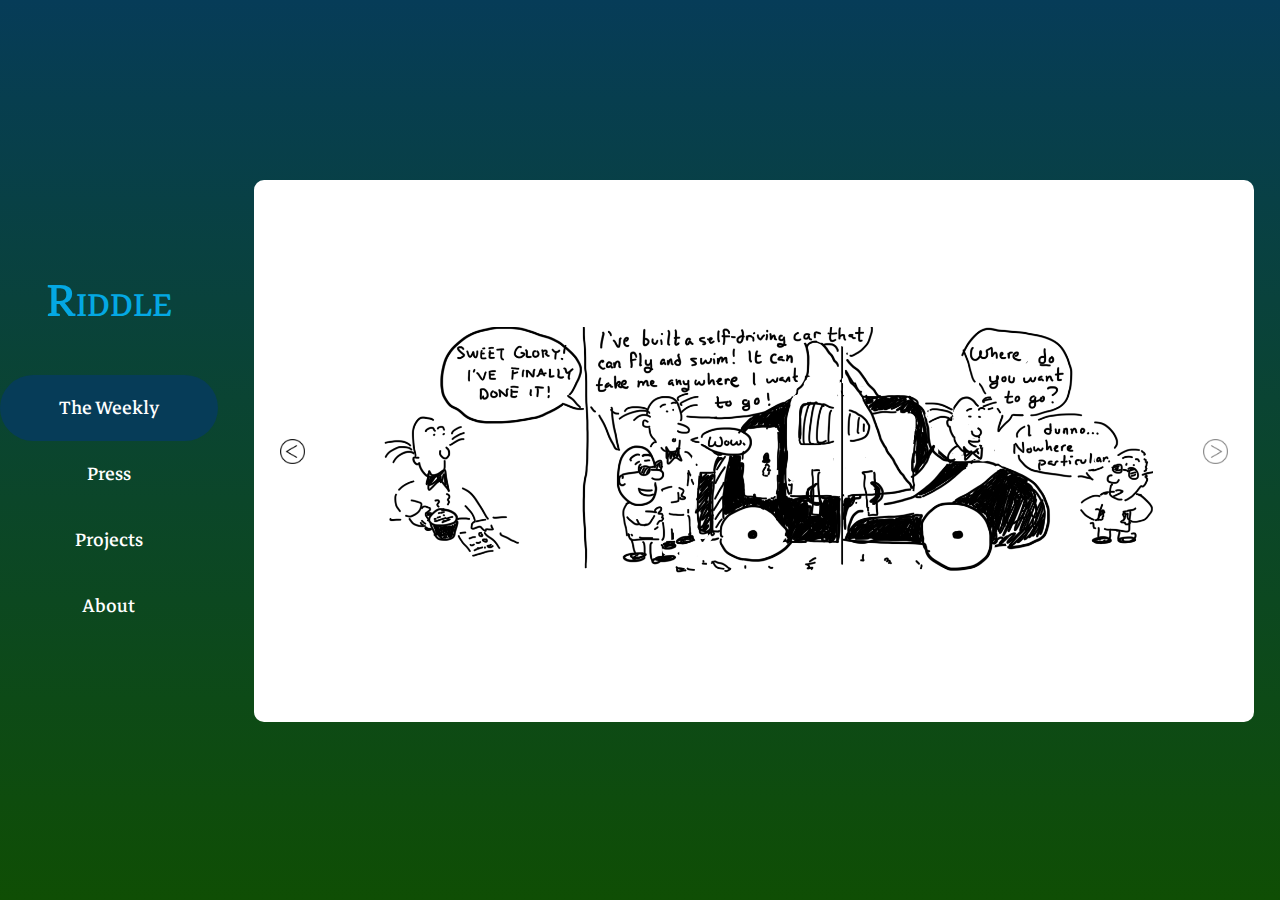
<file: index.html>
<!DOCTYPE html>
<html lang="en">
	
	<head>
		<meta charset="utf-8"/>
		<title>Riddle</title>
		
<!-- 		For custom fonts -->
		<link href="https://fonts.googleapis.com/css2?family=Markazi+Text&display=swap" rel="stylesheet"> 
<!-- 		Load jQuery minified, with tamper checking. -->
		<script
			  src="https://code.jquery.com/jquery-3.4.1.min.js"
			  integrity="sha256-CSXorXvZcTkaix6Yvo6HppcZGetbYMGWSFlBw8HfCJo="
			  crossorigin="anonymous"></script>
			  
		<style type="text/css">
			body{
				background: #ffffff;
				display: flex;
				flex-direction: row;
				padding: 0;
				margin: 0;
				overflow: hidden;
				animation: fade-in ease 3s;
			    animation-iteration-count: 1; 
			    animation-fill-mode: forwards; 
			    font-family: "Markazi Text", serif;
			}
			body{
				scroll-behavior: smooth;
				}
			#world{
				width:100vw;
				height: 100vh;
				display: flex;
				flex-direction: row;
				background:-webkit-linear-gradient(#063c58 0%, #0f4e04 100%);
				padding: 0;
				margin: 0;
			}
/* 			The sidebar */
			#tree{
				width: 17vw;
				height: auto;
				background: transparent;
			/* 				background: white; */
				padding: 0;
				margin: 0;
				color: beige;
				display: flex;
				flex-direction: column;
				justify-content: center;
				align-content: center;
				text-align: center;
				color:beige;
			}
			::selection {
			  background: #ebd80b; /* WebKit/Blink Browsers */
			}
			::-moz-selection {
			  background: #ebd80b; /* Gecko Browsers */
			}
			#title{
				font-size: 60px;
			}
			#author{
				font-size: small;
				font-style: italic;
				margin:2vh;
			}
			#comiccontrols{
				display:flex;
				width: 100%;
				align-items:center;
				justify-content: space-around;
				padding: 0px;
				margin: 0px;
			}
			#comiccontrols *{
				margin: 100px;
				padding: 0px;
			}
			.chapter{
				padding:2vh;
				border-radius: 45px;
				font-size: 2vw;
			}
			
/* 			The home of content */
			#reader{
				width: 83vw;
				height: 100vh;
/* 				background: #282828; */
				background: transparent;
				padding: 0;
				margin: 0;
/* 				display: flex; */
/* 				flex-direction: column; */
				justify-content: left;
				align-items: center;
				overflow-y: scroll;
			    scrollbar-width: none; /* Firefox */
			    -ms-overflow-style: none;  /* Internet Explorer 10+ */
/* 				flex-wrap: wrap; */
			}
			#reader::-webkit-scrollbar { /* WebKit */
			    width: 0;
			    height: 0;
			}
			#projects{
				display: flex;
				height: 100vh;
				flex-basis: auto;
				flex-grow: 1;
				width: auto;
				min-width: 100vw;
				flex-wrap:wrap;
				flex-direction: column;
				align-items: center;
				justify-content: center;
			}
			#projects * {
				margin: 2vh;
			}
			#people{
				display: flex;
				flex-basis: auto;
				height: 100vh;
				width: 100vw;
				flex-wrap:wrap;
				flex-direction: column;
				align-items: center;
				justify-content: center;
				background-color: #db4b4b;
			}
			#people * {
				margin: 2vh;
			}
			
			.abstract{
/* 				flex-basis: 45vw; */
				width: 94%;
				height: 50vh;
				background:beige;
				justify-content: top;
				border-radius: 10px;
				display: flex;
				font-size: large;
				flex-direction: row;
				flex-grow: 1;
				overflow: hidden;
				margin: 4vh;
			}

			#weekly{
				flex-basis: auto;
 				width: 78vw;
 				min-height: 60vh;
				background:white;
				display: flex;
				flex-direction: column;
				flex-grow: 1;
				justify-content: center;
				align-items: center;
				text-align: center;
				border: 1px solid rgba(0, 100, 0, 0);
				border-radius: 10px;
				margin: 20vh 4vh 20vh 4vh;
			}
			#riddle_head{
				font-size: 8vh;
				font-variant:small-caps;
				color: #04a8e3;
				display: none;
				position: fixed;
			    top: 0;
				width: 100%;
			}
			.blurb{
				display: block;
				text-align: left;
				font-size: larger;
				justify-content: top;
				flex-basis:0;
				flex-grow:1;
				overflow:scroll;
				padding: 2vw;
				overflow-y: scroll;
			    scrollbar-width: none; /* Firefox */
			    -ms-overflow-style: none;  /* Internet Explorer 10+ */
			}
			.blurb::-webkit-scrollbar { /* WebKit */
			    width: 0;
			    height: 0;
			}
			.showpic{
				background-color:blue;
				flex-basis:0;
				flex-grow:1;
				height:100%;
				background-repeat: no-repeat; /* Do not repeat the image */
				background-size: cover; 			
				}
/*
			.blurb * {
				margin-left: 2vw;
				margin-right: 2vw;
			}
*/
			
			#weekly * {
			    margin: 20px;
			}
			hr{
				border-color:inherit;
			}
			
			.segway{
				font-size: 10vh;
				margin: 0px 3vw;
				color:#dbdbdb;
			}
			.chapter{
				color: white;
				padding:2vh;
			}
			.button{
				padding: 0px;
				background: blue;
				width: auto;
			}
			h1{
				font-size: 10vh;
			}
			h2{
				font-size: 7vh;
			}
			h3{
				font-size: 5vh;
			}
			p{
				font-size: 4vh;
			}
			.responsive {
			  width: 100%;
			  height: auto;
			}
			#riddle{
				font-size: 5vw;
				font-variant:small-caps;
				color: #04a8e3;
				
			}
		</style>
		<script type='text/javascript'>
			var current_comic_number = 4;
			var highest_comic_number = current_comic_number;
			
			$(document).ready(function(){
				
				$(".chapter").click(function(){
					console.log(this.id)
					console.log('#'+this.id.replace('chapter','')+"segway");
					$(".chapter").css("background","");
					this.style.backgroundColor = "#063c58";
/*
					$("#reader").animate(
					    {
					      scrollTop: $('#' + this.id.replace('chapter','')).prop('offsetTop')-$('#tree').prop('offsetWidth')-parseInt($('#'+this.id.replace('chapter','')).css('marginLeft'))}, "slow");
					})
					
*/
					targetElement = '#' + this.id.replace('chapter','')+"segway"
					$('#reader').animate({
					    scrollTop: $(targetElement).offset().top-$('#weeklysegway').offset().top
					}, 1000,'swing',function () { window.location.hash = targetElement});
					
// 					Kudos to https://remysharp.com/2009/01/26/element-in-view-event-plugin
					$("#tree").on('inview', function (event, visible) {

						  if (visible == true) {
							  	console.log("Projects visible")
						    	$(".chapter").css("background","");
						    	$("#projectschapter").css("background","");
						    	$("#projectschapter").css("background","");

 								this.style.backgroundColor = "#063c58";

						  } else {
						    // element has gone out of viewport
						  }
					});
				
				})
				
				var weekly_position = $('#weeklysegway').offset().top;
				var projects_position = $('#projectssegway').offset().top;
				var press_position = $('#presssegway').offset().top;

				var screen_height = $(window).height();
				var activation_offset = 0.5;//determines how far up the the page the element needs to be before triggering the function
				var weekly_activation = weekly_position - (screen_height * activation_offset);
				var projects_activation = projects_position - (screen_height * activation_offset);
				var press_activation = press_position - (screen_height * activation_offset);

				var max_scroll_height = $('body').height() - screen_height - 5;//-5 for a little bit of buffer
				
				//Does something when user scrolls to it OR
				//Does it when user has reached the bottom of the page and hasn't triggered the function yet
				$("#reader").on('scroll', function() {
				
// 				    var weekly_in_view = y_scroll_pos > weekly_activation;
// 					var press_in_view = 
				    var weekly_in_view = $('#weeklysegway').offset().top < screen_height * activation_offset && $('#weeklysegway').offset().top>=0;
					var press_in_view = $('#presssegway').offset().top < screen_height * activation_offset && $('#presssegway').offset().top>0;
				    var projects_in_view = $('#projectssegway').offset().top < screen_height * activation_offset && $('#projectssegway').offset().top>0;
				
				    if(weekly_in_view) {
					  	console.log("Weekly in view");
						$(".chapter").css("background","");
						$("#weeklychapter").css("background","#063c58");
				    }
				    if(projects_in_view) {
					  	console.log("Projects in view");
						$(".chapter").css("background","");
						$("#projectschapter").css("background","#063c58");
				    }
				    if(press_in_view){
					    console.log("Press in view");
						$(".chapter").css("background","");
						$("#presschapter").css("background","#063c58");
				    }
				});
				
				
			})
			var isMobile = {
			        Android: function() {
			            return navigator.userAgent.match(/Android/i);
			        },
			        BlackBerry: function() {
			            return navigator.userAgent.match(/BlackBerry/i);
			        },
			        iOS: function() {
			            return navigator.userAgent.match(/iPhone|iPod/i);
			        },
			        Opera: function() {
			            return navigator.userAgent.match(/Opera Mini/i);
			        },
			        Windows: function() {
			            return navigator.userAgent.match(/IEMobile/i);
			        },
			        any: function() {
			            return (isMobile.Android() || isMobile.BlackBerry() || isMobile.iOS() || isMobile.Opera() || isMobile.Windows());
			        }
			    };
		    if(isMobile.any()){
				var script = document.createElement('script');
				script.onload = function () {
				    console.log("Welcome, mobile users of the world. We're preparing the mobile site.")
				};
				
				var fileref = document.createElement("link");
				fileref.rel = "stylesheet";
				fileref.type = "text/css";
				fileref.href = "/support/index_mobile.css";
				document.getElementsByTagName("head")[0].appendChild(fileref)		    
				}
				
			function change_comic(x){
				if(x=="back"){
					document.getElementById('forwardbutton').style.opacity='1';
					new_number = current_comic_number-1
					if(new_number<0){
						return false
					}
					document.getElementById('comic_holder').src = "comics/Riddle_"+new_number+".png";
					if(new_number==0){
						console.log("We've hit comic zero. Wiping out the back button.")
						document.getElementById('backbutton').style.opacity='0.5';
					}
				}
				if(x=="forward"){
					document.getElementById('backbutton').style.opacity='1';
					new_number = current_comic_number+1
					if(new_number>highest_comic_number){
						return false
					}
					document.getElementById('comic_holder').src = "comics/Riddle_"+new_number+".png";
					if(new_number==highest_comic_number){
						console.log("We've hit the latest comic. Wiping out the forward button.")
						document.getElementById('forwardbutton').style.opacity='0.5';
					}
				}
				if(x=="random"){
					new_number = Math.floor((Math.random() * highest_comic_number));
					document.getElementById('comic_holder').src = "comics/Riddle_"+new_number+".png";
					document.getElementById('backbutton').style.opacity='1';
					document.getElementById('forwardbutton').style.opacity='1';
					if(new_number==highest_comic_number){
						console.log("We've hit the latest comic. Wiping out the forward button.")
						document.getElementById('forwardbutton').style.opacity='0.5';
					}
					if(new_number==0){
						console.log("We've hit comic zero. Wiping out the back button.")
						document.getElementById('backbutton').style.opacity='0.5';
					}
				}
				current_comic_number=new_number;
			}
		</script>
		
	</head>
	
	<body onload="">
		<div id="world">
			<div id="tree">
				<!-- The Sidebar.-->
<!-- 				<div><img src="support/WhistlingTree.png" alt="Tree Picture" style="width:13vw;"></div> -->
				<div id="riddle">Riddle</div> 
				<div id="author"></div>
				<!--The links to different Whistling Tree sites. -->
				<div class = "chapter" id = "weeklychapter" style="background: #063c58">The Weekly</div>
				<div class = "chapter" id = "presschapter" >Press</div>
				<div class = "chapter" id = "projectschapter" >Projects</div>
				<div class = "chapter" id = "aboutchapter" >About</div>
			</div>
			
			<div id="reader">
<!-- 				<div class="weeklysegway"> About </div> -->

				<div id = "weeklysegway" style="height:0vh;"></div>
				<div id = "riddle_head"> Riddle </div>
				<div id="weekly">
					<div id='comiccontrols'>
						<img id='backbutton' src="support/left_arrow.png" onclick="change_comic('back')" alt="Left Arrow" draggable="false" style="width:25px;height:25px; margin:0px;">
						<img id="comic_holder" src="comics/Riddle_4.png" draggable="false" style="flex-basis:80%; width:80%; margin:0px;" onclick="change_comic('random')">
						<img id = 'forwardbutton' src="support/right_arrow.png" onclick="change_comic('forward')" draggable="false" alt="Right Arrow" style="width:25px;height:25px; margin:0px; opacity:0.5;">
					</div>
				
				</div>
								
		<div class="segway" id="presssegway"> Off the Press <p> Friendly writings from friendly folks.</p></div>
					
				<div class="abstract" onclick="document.location='blog/whatisreason.html'"> 
					
					<div class="blurb">
						<h1> What is reason, anyways? </h1>
						<p> In the age of AI, this question is vital. Here's one exploration.</p>
					</div>
					<div class="showpic" style="background-image:url('visuals/beach.jpeg');">
					</div>
					
				</div>
					
				<div class="abstract" onclick="document.location='blog/rousseausconjecture.html'"> 
					<div class="showpic" style="background-image:url('visuals/lake.jpeg');"></div>
					<div class="blurb">
						<h1> Rousseau's Conjecture </h1> 
						<p> We think that humans form society. To what extent does society form us? </p>
					</div>
				</div>
				
				<div class="abstract" onclick="document.location='blog/thrasymachusimmortal.html'"> 
					<div class="blurb">
						<h1>Thrasymachus Immortal </h1> 
						<p> Laughter, Heteronomy of Wills, and Kant’s Enduring Problem with Exceptions </p>
					</div>
					<div class="showpic" style="background-image:url('visuals/evening.png');"></div>
					
				</div>

					
		<div class="segway" id="projectssegway"> Our Projects </div>
					
					<div class="abstract" onclick="document.location='orange'"> 
						<div class="showpic" style="background-image:url('orange/logo.png');"></div>
						<div class="blurb">
							<h1> Orange Cipher </h1> 
							<p> Quantum-resistant encryption. An easy-to-use and entirely local implementation of the OTP cipher. To get started, just enter a password for local encryption, generate a key, share it (securely) with your most secretive friend, and relish the security that even quantum computers will have trouble cracking!</p>
						</div>
					</div>
					
		<div class="segway" id="aboutsegway"> What is Riddle? <p> Who are we anyways?</p> </div>
		
					<div class="abstract" onclick="document.location='blog/introducingriddle.html'"> 
<!-- 						<div class="showpic" style="background-image:url('orange/logo.png');"></div> -->
						<div class="blurb" style="margin:auto; text-align: center; height: auto;">
							<p> Come for our comics, stay for our philosophy. </p>
							<p> We are Riddle, a curious collection of curious fellows: cartoonists, philosophers, and Don Quixotes in residence.
							<p><i>We have something new every Tuesday.</i></p>
						</div>
					</div>
<!-- 					<div class="abstract"> </div> -->
				
<!--
				<div id="people">
					<div class="segway" id="peoplesegway"> Our People </div>
				</div>
				<div id="people">
					<div class="segway" id="peoplesegway"> Our People </div>
				</div>
-->

			</div>	
		</div>
	</body>
</html>
<!--Icons made by "https://www.flaticon.com/authors/smashicons" Smashicons from https://www.flaticon.com/.
</file>
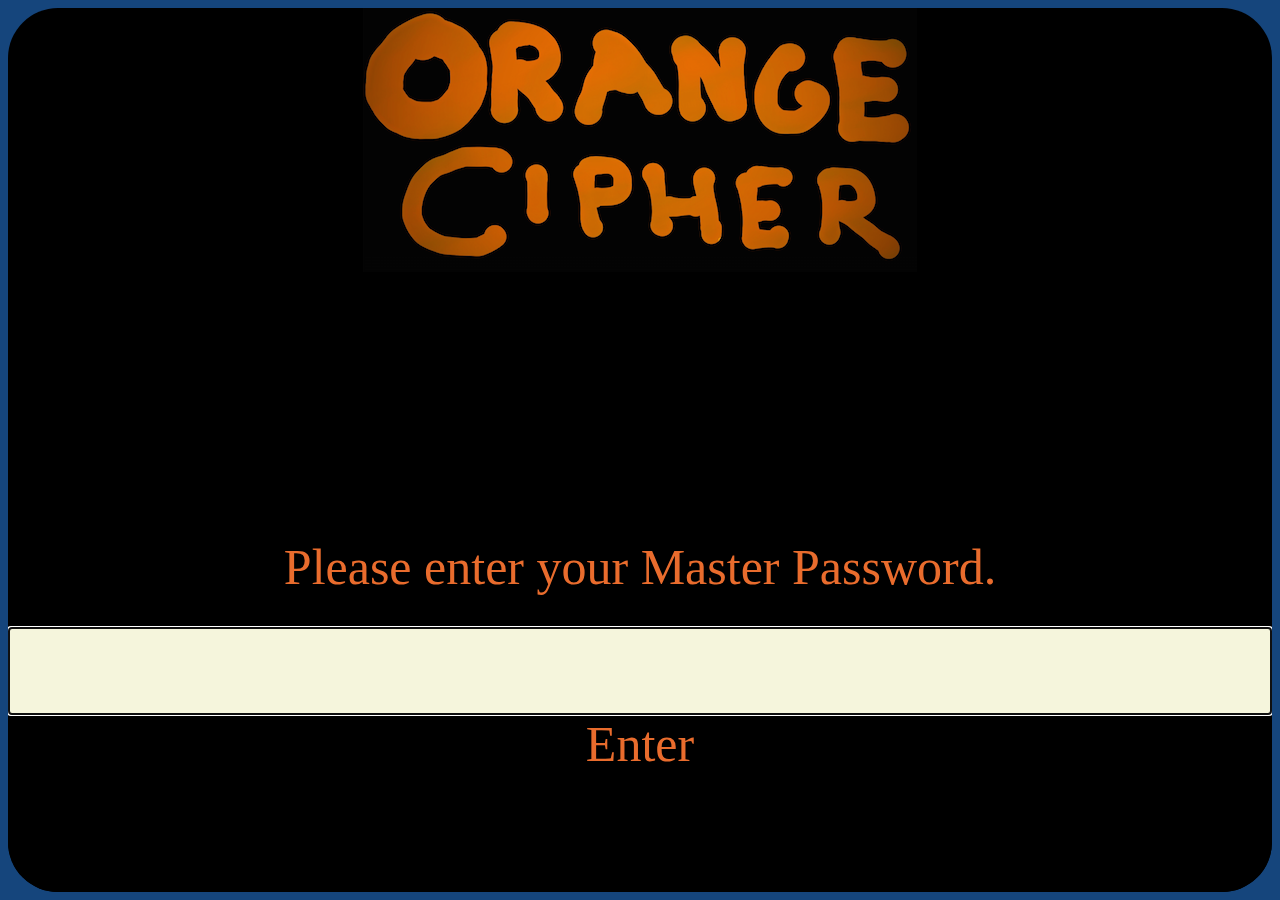
<file: orange/index.html>
<html>
<head>
<title>Orange Cipher</title>
<link rel="stylesheet" href="JSTUFF/Animation.css">
<script type="text/javascript" src="ReplaceChar.js"></script>
<style>
body{
background-color: #15457c;
}
#body{
height: 100%;
width: 100%;
  background: -webkit-linear-gradient(#15457c 0%, #737373 100%);
  display: none;
}
#choose{
width: 100%;
height: 10%;
border: 5px solid #e96c2d;
background: #e96c2d;
color: #15457c;
font-size: 50px;
border-radius: 50px 50px 0px 0px;
text-align: center;
}
#inputbox{
width: 100%;
height: 40%;
border: 5px solid #e96c2d;
background: white;
color: #15457c;
font-size: 50px;
}
#input{
width: 100%;
height: 100%;
border: 0px solid #e96c2d;
background: white;
color: #15457c;
font-size: 50px;
}
#output{
width: 100%;
height: 40%;
border: 5px solid #e96c2d;
background: black;
color: #e96c2d;
font-size: 50px;
overflow: scroll;
}
#input2{
width: 90%;
height: 100%;
border: 5px solid #e96c2d;
background: black;
color: #e96c2d;
font-size: 50px;
overflow: scroll;

}
#seedkey{
width: 10%;
height: 100%;
border: 5px solid #e96c2d;
background: black;
color: #e96c2d;
font-size: 30px;
overflow: scroll;
float: right;
}
#new{
width: 100%;
height: 10%;
border: 5px solid #e96c2d;
background: #e96c2d;
color: #15457c;
font-size: 50px;
text-align: center;
border-radius: 0px 0px 50px 50px;
}
#buttonbig{
width: 100%;
height: 30%;
border: 5px solid #e96c2d;
background: #e96c2d;
color: #15457c;
font-size: 50px;
text-align: center;
border-radius: 0px 0px 0px 0px;
}
#buttonbigtwo{
width: 100%;
height: 30%;
border: 5px solid #e96c2d;
background: #e96c2d;
color:#15457c ;
font-size: 50px;
text-align: center;
border-radius: 0px 0px 0px 0px;
display:none;
}
#newperson{
height: 100%;
width: 100%;
background: black;
border-radius: 50px;
display: none;
border: 5px solid #e96c2d;
overflow: hidden;
}
#chooseperson{
height: 100%;
width: 100%;
background: black;
border-radius: 50px;
display: none;
border: 5px solid #e96c2d;
overflow: auto;
}
#person1{
	height: 20%;
	width: 100%;
	background-color: #e96c2d;
	color: #15457c;
	font-family: sans-serif;
	font-size: 30px;
	border-radius: 40px;
	margin-bottom: 20px;
text-align:center;
}
#person2{
	height: 20%;
	width: 100%;
	background-color: #e96c2d;
	color: #15457c;
	font-family: sans-serif;
	font-size: 30px;
	border-radius: 40px;
	margin-bottom: 20px;
text-align:center;
}
#person3{
	height: 20%;
	width: 100%;
	background-color: #e96c2d;
	color: #15457c;
	font-family: sans-serif;
	font-size: 30px;
	border-radius: 40px;
	margin-bottom: 20px;
text-align:center;
}
#person4{
	height: 20%;
	width: 100%;
	background-color: #e96c2d;
	color: #15457c;
	font-family: sans-serif;
	font-size: 30px;
	border-radius: 40px;
	margin-bottom: 20px;
text-align:center;
}
#person5{
	height: 20%;
	width: 100%;
	background-color: #e96c2d;
	color: #15457c;
	font-family: sans-serif;
	font-size: 30px;
	border-radius: 40px;
	margin-bottom: 20px;
text-align:center;
}
#person6{
	height: 20%;
	width: 100%;
	background-color: #e96c2d;
	color: #15457c;
	font-family: sans-serif;
	font-size: 30px;
	border-radius: 40px;
	margin-bottom: 20px;
text-align:center;
}
#person7{
	height: 20%;
	width: 100%;
	background-color: #e96c2d;
	color: #15457c;
	font-family: sans-serif;
	font-size: 30px;
	border-radius: 40px;
	margin-bottom: 20px;
text-align:center;
}

#person8{
	height: 20%;
	width: 100%;
	background-color: #e96c2d;
	color: #15457c;
	font-family: sans-serif;
	font-size: 30px;
	border-radius: 40px;
	margin-bottom: 20px;
text-align:center;
}
#person9{
	height: 20%;
	width: 100%;
	background-color: #e96c2d;
	color: #15457c;
	font-family: sans-serif;
	font-size: 30px;
	border-radius: 40px;
	margin-bottom: 20px;
text-align:center;
}
#person10{
	height: 20%;
	width: 100%;
	background-color: #e96c2d;
	color: #15457c;
	font-family: sans-serif;
	font-size: 30px;
	border-radius: 40px;
	margin-bottom: 20px;
text-align:center;
}
#person11{
	height: 20%;
	width: 100%;
	background-color: #e96c2d;
	color: #15457c;
	font-family: sans-serif;
	font-size: 30px;
	border-radius: 40px;
	margin-bottom: 20px;
text-align:center;
}
#person12{
	height: 20%;
	width: 100%;
	background-color: #e96c2d;
	color: #15457c;
	font-family: sans-serif;
	font-size: 30px;
	border-radius: 40px;
	margin-bottom: 20px;
text-align:center;
}
#person13{
	height: 20%;
	width: 100%;
	background-color: #e96c2d;
	color: #15457c;
	font-family: sans-serif;
	font-size: 30px;
	border-radius: 40px;
	margin-bottom: 20px;
text-align:center;
}
#person14{
	height: 20%;
	width: 100%;
	background-color: #e96c2d;
	color: #15457c;
	font-family: sans-serif;
	font-size: 30px;
	border-radius: 40px;
	margin-bottom: 20px;
text-align:center;
}
#person15{
	height: 20%;
	width: 100%;
	background-color: #e96c2d;
	color: #15457c;
	font-family: sans-serif;
	font-size: 30px;
	border-radius: 40px;
	margin-bottom: 20px;
text-align:center;
}
#person16{
	height: 20%;
	width: 100%;
	background-color: #e96c2d;
	color: #15457c;
	font-family: sans-serif;
	font-size: 30px;
	border-radius: 40px;
	margin-bottom: 20px;
text-align:center;
}
#person17{
	height: 20%;
	width: 100%;
	background-color: #e96c2d;
	color: #15457c;
	font-family: sans-serif;
	font-size: 30px;
	border-radius: 40px;
	margin-bottom: 20px;
text-align:center;
}
#person18{
	height: 20%;
	width: 100%;
	background-color: #e96c2d;
	color: #15457c;
	font-family: sans-serif;
	font-size: 30px;
	border-radius: 40px;
	margin-bottom: 20px;
text-align:center;
}
#person19{
	height: 20%;
	width: 100%;
	background-color: #e96c2d;
	color: #15457c;
	font-family: sans-serif;
	font-size: 30px;
	border-radius: 40px;
	margin-bottom: 20px;
text-align:center;
}
#person20{
	height: 20%;
	width: 100%;
	background-color: #e96c2d;
	color: #15457c;
	font-family: sans-serif;
	font-size: 30px;
	border-radius: 40px;
	margin-bottom: 20px;
text-align:center;
}
#dletit{
	height: 20%;
	width: 100%;
	background-color:#15457c ;
	color: #e96c2d;
	font-family: sans-serif;
	font-size: 30px;
	border-radius: 40px;
	margin-bottom: 20px;
text-align:center;
}
#readit{
height: 100%;
width: 100%;
background: beige;
border-radius: 50px;
display: none;
border: 5px solid #e96c2d;
overflow: scroll;
color: #15457c;
font-family: sans-serif;
font-size: 30px;
text-align: center;
}
#text{
	font-size: 50px;
	color: #e96c2d; 
	text-align: center;
	height: 30%;
}
#cloak{
	width: 100%;
	height: 40%;
}
#starter{
	width:100%;
	height: 100%;
	background-color: black;
	border-radius: 50px;
	overflow: hidden;
}
#logo{
	background-image: url('logo.png');
	width: 100%;
	height: 60%;
	  background-repeat: no-repeat;
    background-attachment: fixed;
    background-position: center top; 
}
#introtext{
	font-size: 50px;
	color: #e96c2d; 
	text-align: center;
	height: 10%;
	width: 100%;
}
#masterpass{
	font-size: 50px;
	color: #e96c2d; 
	text-align: center;
	height: 10%;
	width: 100%;
	background: beige;
}
#introenter{
	font-size: 50px;
	color: #e96c2d; 
	text-align: center;
	height: 30%;
	width: 100%;
	background: black;
}
</style>
<script src="PRNG/chance.js"></script> 
<script src="PRNG/uheprng.js"></script> 
<script src="JSTUFF/JSON.js"></script> 
<script src="JSTUFF/JQUERY.js"></script> 
<script src="JSTUFF/jstorage.js"></script> 
<script src="MakeKey.js"></script>
<script type="text/javascript">
 var enorde=true;
 			var percount="Please Choose a person to correspond with, or create a new one by clicking below.";
          var key="";        
var ren=23;
var ret="d?".indexOf("?");
setInterval(main,10);
var oneiftrue=true;
var  plaintext="qwertyuiopasdfghjklzxcvbnm";
var ciphertext="qwertyuiopasdfghjklzxcvbnm";
var ty=plaintext.charAt(31);
function main() {
  var input=document.getElementById('input').value;

  input=input.toLowerCase();

  //input=input.trim();
  //input=input.replace(/[\n\r]/g, ' ');
  document.getElementById('input').value=input;
  first=input.charAt(0);
  //key=ciphertext;
  
  var checkindex= plaintext.indexOf(first);
  if(checkindex>-1){
  enorde=false;
  
  //input=removeinval(input);
  //alert(key);
  document.getElementById('input').value=input;
  //alert(percount);
 var keyt=key.substr(percount*1000, 1000)
//alert(keyt);
var percountstr=percount.toString();
var heyjude=percountstr.indexOf('0');
      var inputafterinval=removeinval(input);
      var ciphernew=encipher(keyt, inputafterinval);
      if (percount<10){
      	if (heyjude==-1){
      	//percount="0"+percount;
      	}
      }
      ciphernew="#"+percount+ciphernew;
      var ifover=ciphernew.length;
      if(keyt!=""){
      if (ifover>=keyt.length){
      	if(oneiftrue==true){
      alert ("This message is longer than your key length. Sending it may make the contents less secure.");
      oneiftrue=false;
      	}
      }
      }
      document.getElementById('output').innerHTML=ciphernew;
      


  }
  else {
  enorde=true;
  var secer=input.substr(1,2);
  //alert(secer);
  secer=parseInt(secer)
  //alert(key);
  //alert(secer);
  var keyt=key.substr(secer*1000, 1000)
  //alert(keyt)
  input=input.replace(secer, "");
  input=input.replace("#", " ");
input=input.trim();
      var deciphered=decipher(keyt, input);
      deciphered=putinval(deciphered);
      document.getElementById('output').innerHTML=deciphered;
      
  }

}


function encipher(key,input) {
var k=-1;
key=key.toLowerCase();
input=input.toLowerCase();
var ciphernew="";
  for (var i = 0; i < input.length; i++) {
  k++;
  if(k>key.length){
  k=1;
  }
  
      var keyati=key.charAt(k);
      var keypos=ciphertext.indexOf(keyati)
      var inpati=input.charAt(i);
      var inppos=ciphertext.indexOf(inpati)
      var cipher=inppos+keypos;
      cipher=mmod(26, cipher);
      var niti=ciphertext.charAt(cipher);
      ciphernew=ciphernew+niti;
  }
//ciphernew="#"+ciphernew;
return ciphernew;
}

function decipher(key,input) {
var ciphernew="";
key=key.toLowerCase();
input=input.toLowerCase();
var k=-1;
//input=input.replace("#", "");
//alert(input);
  for (var i = 0; i < input.length; i++) {
 k++;
  if(k>key.length){
  k=1;
  }
  
      var keyati=key.charAt(k);
      var keypos=ciphertext.indexOf(keyati)
      var inpati=input.charAt(i);
      var inppos=ciphertext.indexOf(inpati)
      var cipher=inppos-keypos;
      cipher=mmod(26, cipher);
      var niti=ciphertext.charAt(cipher);
      ciphernew=ciphernew+niti;

  }

return ciphernew;
}
function mmod(n, m) {
        return ((m % n) + n) % n;
}

</script>

<script type="text/javascript" src="KeyGen.js"></script>

</head>
<div id="starter">
	<div id="logo"></div>
	<div id="introtext" > Please enter your Master Password.</div>
	<input type="password" id="masterpass" onkeypress="searchKeyPress(event);" ></input>
	<div id="introenter" onclick="enterpass()">Enter</div>
</div>
<body>
<div id='body'>
<div id="choose" onclick="loader();">Choose Person</div>
<div id="inputbox">
<textarea id="input" placeholder="Enter your text here:"></textarea>
</div>
<div id="output" onclick="readable()"></div>
<div id="new" onclick="newperson()">New Correspondent</div>
</div>

<div id="newperson" > 
<div id="text"></div>
<div id="cloak">
<textarea id="input2" ></textarea><textarea id="seedkey" class="seedkey" name="seedkey" ></textarea>
</div>
<button id="buttonbig" width="100%" background="white"  onclick="pusher1()">Click Here For New Key</button>
<button id="buttonbigtwo" width="100%" background="white"  onclick="pusher2()">Click Here To Paste One</button>
</div>

<div id="readit" onclick="readable()"> 	</div>
<div id="chooseperson">

	<div id="person1" onclick="picker(1)"> </div>
	<div id="person2" onclick="picker(2)"></div>
	<div id="person3" onclick="picker(3)"></div>
	<div id="person4" onclick="picker(4)"></div>
	<div id="person5" onclick="picker(5)"></div>
	<div id="person6" onclick="picker(6)"></div>
	<div id="person7" onclick="picker(7)"></div>
	<div id="person8" onclick="picker(8)"></div>
	<div id="person9" onclick="picker(9)"></div>
	<div id="person10" onclick="picker(10)"></div>
	<div id="person11" onclick="picker(11)"></div>
	<div id="person12" onclick="picker(12)"></div>
	<div id="person13" onclick="picker(13)"></div>
	<div id="person14" onclick="picker(14)"></div>
	<div id="person15" onclick="picker(15)"></div>
	<div id="person16" onclick="picker(16)"></div>
	<div id="person17" onclick="picker(17)"></div>
	<div id="person18" onclick="picker(18)"></div>
	<div id="person19" onclick="picker(19)"></div>
	<div id="person20" onclick="picker(20)"></div>

	<div id="dletit" onclick="deleter()">Delete Contacts.</div>

</div>
<!--<button onclick="main()">Click here</button>-->
</body>
</html>
</file>
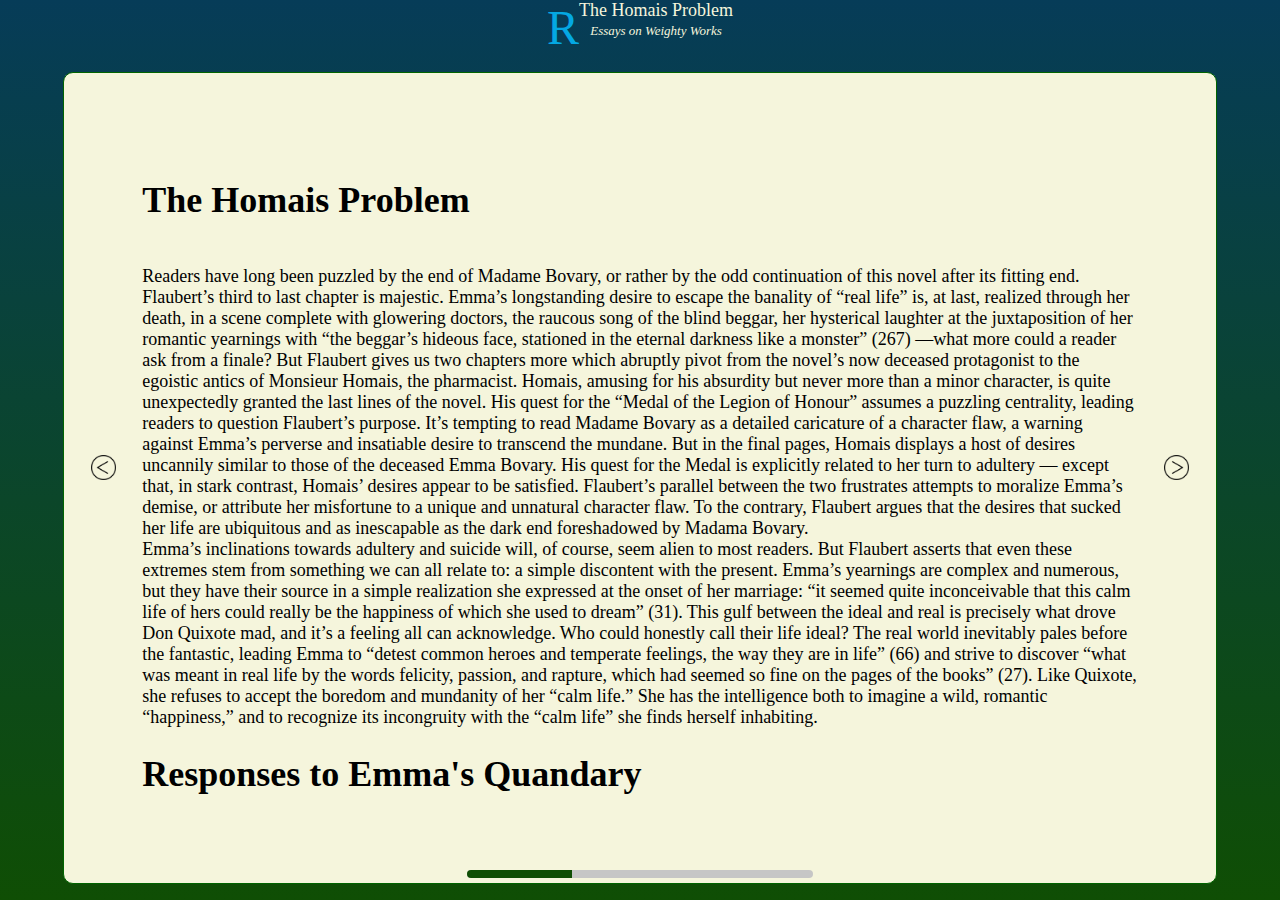
<file: mobile_reader.html>
<!DOCTYPE html>
<!--Icons made by "https://www.flaticon.com/authors/smashicons" Smashicons from https://www.flaticon.com/.-->
<html lang="en">
	<head>
		<meta charset="utf-8"/>
		<title>The Homais Problem</title>
		<link rel="stylesheet" type="text/css" href="support/reader.css">
		<style>
/* 			On phones, the contents should be listed on the top of the screen. */
			#world{ 
				flex-direction: column; 
				align-content: center;
				align-items:center;
				background:-webkit-linear-gradient(#063c58 0%, #0f4e04 100%);
				height:100vh;
				width:100vw;
			}
/* 			Delete the reader's background color. */
			#reader{
				background: transparent;
				width:100%;
			}
			#tree{
				width: 100%;
				background: transparent;
			/* 				background: white; */
				padding: 0;
				margin: 0;
				color: beige;
				display: flex;
				flex-direction: row;
				justify-content: center;
				align-content: center;
				text-align: center;
			}
			
			#riddle{
				font-size: 3em;
				align-self: flex-end;
				text-align: end;
			}
			.lines{
				height: 90%;
				flex-basis: 90%;
			}
			#author{
				font-size: small;
				font-style: italic;
			/* 	color: #14c80e; */
/* 				margin:2px 2px 0px 2px; */
			}
			#intro_blob{
				display:flex;
				flex-direction: row;
			}
			#title_blob{
				display:flex;
				flex-direction: column;
				text-align: left;
				align-items: center;
				align-content: baseline;
			}
			hr{
				display: none;
			}
		</style>
		<script src="support/reader.js"></script>
		<script>
			function unleash_the_kraken(){
				full_text = document.getElementById("FULL_CONTENT").innerHTML;
				full_text = full_text.replace(/[\r\n]+/g," <br> ").replace(new RegExp('<h1>', 'g')," <h1> ").replace(new RegExp('</h1>', 'g')," </h1> ").replace(new RegExp('<p>', 'g')," </br> ").replace(new RegExp('</p>', 'g'),"");
				words = full_text.split(" ");
				
				//create chapter headings
				var loopy_words = words;
				var closer_tally = 0
				while(loopy_words.indexOf("<h1>")!=-1){
					var opener = loopy_words.indexOf("<h1>");
// 					console.log('opener found: '+opener);
					var closer = loopy_words.indexOf("</h1>");
// 					console.log('closer found: '+closer);
					sections.push([opener+closer_tally,closer+closer_tally]);
					loopy_words = loopy_words.slice(closer+1,loopy_words.length);
					closer_tally += closer+1
// 					console.log(loopy_words)
// 					console.log(loopy_words.indexOf("<h1>"));
				}
 				console.log(sections);


				//this guy counts the number of headings we've identified.
				// all seen is triggered when (duh) they've all been seen.
				var headings_seen = 0
				var all_seen=false;
				
				while(word_index<words.length-1){
/*
					if(page_number>50){
						break;
					}
*/
// 					console.log("the current is "+ word_index+" versus "+words.length)
					// insert the raw page block, with appropriately labeled sections
					var pages = document.getElementById("reader").innerHTML;
					document.getElementById("reader").innerHTML = pages+document.getElementById("STANDARD_PAGE").innerHTML.replace(/NUM/g, page_number.toString())
					
					//make the page visible, but with 0 opacity (he he he)
					document.getElementById("page"+page_number).style.display="flex";
					document.getElementById("page"+page_number).style.opacity="0";
	
					
					//put content in the left page panel
					var left_panel = document.getElementById(page_number.toString()+"_left");
					word_index = content_filler(left_panel,words,word_index)
					//put content in the right panel
// 					---- not in the mobile version of the site!
//					var right_panel = document.getElementById(page_number.toString()+"_right"); 
// 					word_index = content_filler(right_panel,words,word_index)
					
					//change the width of the status bar
					word_ratio = word_index/words.length*100;
					document.getElementById("page_status"+page_number.toString()).style.width=word_ratio.toString()+"%";
					
					//take out the display
					document.getElementById("page"+page_number).style.display="none";
					document.getElementById("page"+page_number).style.opacity="1";
					
					//assess how many headings (if any) lie on this page
					
					while(sections[headings_seen][0]<word_index&&!all_seen){
// 						console.log("We've found a heading on page number "+page_number+" with sections_seen="+headings_seen);
						sections[headings_seen].push(page_number);
						headings_seen++;
// 						console.log(headings_seen+" "+sections.length);
						if(headings_seen>=sections.length){
// 							console.log("about to break");
							headings_seen=0;
							all_seen = true;
						}
					}
					
					//increment the page number.
					page_number++
				}
				document.getElementById("page1").style.display="flex";
				page_number=1
				
				
				// insert the chapter headings in the sidebar, complete with links.
// 				---- no chapter headings in the mobile site.
/*
				for(i=0;i<sections.length;i++){
					section_title = ""
					for(j=sections[i][0]+1;j<sections[i][1];j++){
// 						console.log("adding "+words[j])
						section_title+=words[j]+" "
					}
					document.getElementById("tree").innerHTML+="<div id='section"+i+"' class = 'chapter' onclick='chapter_navigator("+sections[i][2]+")'>"+section_title+"</div>"
					console.log(section_title)

				}
				
*/
				highlight_heading(1)
				
			}
		</script>
	</head>
	<body onload="unleash_the_kraken()">
		<div id="world">
			<div id="tree">
				<!-- The Sidebar. This handy creature contains the article title, author, and the WhistlingTree logo, which acts as a link to 				the home page-->
			<div id="riddle" onclick="document.location='https://riddle.press'"> R</div>				
<!-- -------------------------------------------------------------------------------------------------------------------------- -->
<!-- Remember to add the title and the author ----------------------------------------------------------------------------				 -->
<hr>
					<div id='title_blob'>
						<div id="title">The Homais Problem</div> 
						<div id="author">Essays on Weighty Works</div>
					</div><hr>
				
			</div>
			<div id="reader">
								
			</div>
			
			<!-- Full Content goes in the following div:-->
			<div id="FULL_CONTENT" style="display:none">
<!--
===========================================================================================================================================
--------------------------------------------------- FULL CONTENT GOES HERE! ---------------------------------------------------------------
-->
<h1>The Homais Problem</h1>

Readers have long been puzzled by the end of Madame Bovary, or rather by the odd continuation of this novel after its fitting end. Flaubert’s third to last chapter is majestic. Emma’s longstanding desire to escape the banality of “real life” is, at last, realized through her death, in a scene complete with glowering doctors, the raucous song of the blind beggar, her hysterical laughter at the juxtaposition of her romantic yearnings with “the beggar’s hideous face, stationed in the eternal darkness like a monster” (267) —what more could a reader ask from a finale? But Flaubert gives us two chapters more which abruptly pivot from the novel’s now deceased protagonist to the egoistic antics of Monsieur Homais, the pharmacist. Homais, amusing for his absurdity but never more than a minor character, is quite unexpectedly granted the last lines of the novel. His quest for the “Medal of the Legion of Honour” assumes a puzzling centrality, leading readers to question Flaubert’s purpose. It’s tempting to read Madame Bovary as a detailed caricature of a character flaw, a warning against Emma’s perverse and insatiable desire to transcend the mundane. But in the final pages, Homais displays a host of desires uncannily similar to those of the deceased Emma Bovary. His quest for the Medal is explicitly related to her turn to adultery — except that, in stark contrast, Homais’ desires appear to be satisfied. Flaubert’s parallel between the two frustrates attempts to moralize Emma’s demise, or attribute her misfortune to a unique and unnatural character flaw. To the contrary, Flaubert argues that the desires that sucked her life are ubiquitous and as inescapable as the dark end foreshadowed by Madama Bovary.


Emma’s inclinations towards adultery and suicide will, of course, seem alien to most readers. But Flaubert asserts that even these extremes stem from something we can all relate to: a simple discontent with the present. Emma’s yearnings are complex and numerous, but they have their source in a simple realization she expressed at the onset of her marriage: “it seemed quite inconceivable that this calm life of hers could really be the happiness of which she used to dream” (31). This gulf between the ideal and real is precisely what drove Don Quixote mad, and it’s a feeling all can acknowledge. Who could honestly call their life ideal? The real world inevitably pales before the fantastic, leading Emma to “detest common heroes and temperate feelings, the way they are in life” (66) and strive to discover “what was meant in real life by the words felicity, passion, and rapture, which had seemed so fine on the pages of the books” (27). Like Quixote, she refuses to accept the boredom and mundanity of her “calm life.” She has the intelligence both to imagine a wild, romantic “happiness,” and to recognize its incongruity with the “calm life” she finds herself inhabiting.

<h1> Responses to Emma's Quandary</h1>

Flaubert presents us with two responses to this unsettling discontent. The first is that ultimately given by Emma, who rebelled against “the general mediocrity of life” (46) and whose quest to discover the meanings of “felicity, passion, and rapture” terminated in destitution and despair. The second substitutes acceptance for rebellion, and is characterized most strongly by the “venerable” Catherine-Nicaise-Elisabeth Leroux, that dimwitted recipient of a medal for 54 years of agricultural service. The circumstances of our one brief encounter with this Catherine Leroux are telling. Emma, in Leon’s absence, had committed herself to “virtue,” and had perhaps resigned herself to accept the lot life handed, when she found herself suddenly confronted by the full characterization of this resignation and acceptance. “Her thin face, swathed in a simple hood, was more creased and wrinkled than a withered russet apple” and Catherine Leroux’s hands “looked grimy even though they had been rinsed in fresh water; and, from long service, they stayed half unclasped, almost as though to set forth of themselves the simple testimony of so much affliction endured” (120-1). Catherine Leroux, resignation personified, is physically repulsive. Her features make her seem inhuman, as does her absence of feeling, or comprehension of any kind. “No touch of sadness or affection softened that pale gaze,” Flaubert writes “living close to the animals, she had assumed their wordless placid state of being” (121). Emma is repelled, as should we be, by this model of virtue that fails to comprehend its own recognition. The route of acceptance, Flaubert suggests, belongs more fittingly to animals than humans; it’s the route taken by Charles and his bovine ilk, whose happiness is best attributed to their blankness of mind.
We may not quite excuse Emma Bovary for the selfish excesses her discontent occasioned, but we can understand that no one can become anything without feeling that same discontent. Intelligent people, Flaubert suggests, are cursed by the ability to both recognize “the general mediocrity of life” and imagine a world divorced from such mediocrity. The resultant incongruity wakes one from the bovine slumbers, but fills them with a dangerous recklessness. Progress towards a better future necessitates, to some degree, a hatred of present life. In Emma that hatred just happened to reach its hand into the arsenic jar.

<h1> Homais is also Infected </h1>
But our discussion of Emma’s arsenious desires leads oddly back to the supplier of the arsenic: Homais. Following his victory over the blind man, which Flaubert describes as “a campaign that revealed the depth of his intelligence and the malevolence of his vanity,” an emboldened Homais enters a series of temperamental fits exceedingly reminiscent of Emma Bovary. She took subscriptions to the prominent fashion magazines; he takes up philosophy and becomes “preoccupied with the major issues: the social problem, the moralization of the poorer classes, pisciculture, the manufacture of rubber, railways and so on.” This jump from the cultivation of morality to the cultivation of fish might intimate that Homais approaches “philosophy” just as one might approach fashion. “He affected the artistic style, he took up smoking. He bought a pair of chic pompadour statuettes to adorn his parlour… He followed the great chocolate craze” (282) If we aren’t yet reminded of Emma’s litany of clever domestic distractions (“a new way of making paper sconces for candles, or a flounce that she altered on her gown”) and how they “enthralled” dull Charles (47), we need only look to Homais’ “great passion for Pulvermacher hydroelectric body-chains.” “At night, when he took off his flannel vest, Madame Homais lay there bedazzled by the golden spiral wound around his body, and she felt a redoubling of her ardour for this man who was garroted like a Scythian and splendid as a magus” (282). Flaubert’s depiction of an “emboldened” Homais harkens forcefully to the first vanities of Emma.


Emma, of course, wasn’t satisfied for long with her domestic distractions. She inevitably neglected the housework and closed her piano. Her pens were neglected, and sketch books abandoned as she abandoned herself to a wilder distraction from the mundanity of the everyday. In the course of a few pages, Homais undergoes a similar transformation. “Everything seemed to further his contentment” Flaubert writes, with crucial emphasis on the seemed. “Napoléon helped him in the laboratory, Athalie was embroidering him a skull-cap… He was the happiest of fathers, the most fortunate of men” — but “not quite! He was irked by a secret ambition” (283-4). Emma’s secret was her adultery; Homais only wants “Medal of the Legion of Honor,” but he pursues it in a startlingly similar fashion. In flattering the “powers that be,” Homais “sold himself; in fact, he prostituted himself” (284). This word draws an explicit comparison between Homais and Emma, suggesting that Homais’ pursuit of this medal is every bit a symptom of inner depravity as Emma’s turn to adultery.
None of this is to suggest that Emma Bovary and Homais are the same person. They differ profoundly in character, beauty, temperament; most substantially, Homais finds his desires gratified while Emma does not. His war with the blind beggar does not result in (his) death. He is granted the Legion of Honor. But because, as we’ve explored, the desires of Emma and Homais are remarkably similar, we’re prompted to wonder: why does he get to be happy? A better question might be “Does he get to be happy?” Homais, after all, has only yet progressed through the first of Emma’s fits of discontent. One must wonder if, the Medal obtained, he’ll settle into a “ponderous serenity” (32), suddenly happy with what Flaubert terms “the general mediocrity of life”  (46)— it seems rather more likely that this medal will serve, to Homais, as did the Viscount to Emma: a powerful and unsettling glimpse of the possible which precludes any satisfaction in the actual.


To interpret Madame Bovary as the sad chronicle of a flawed character does Flaubert a good deal of injustice. The novel continues past Emma Bovary’s death, and the desires that drove her into desperation likewise resound far beyond her grave. There is, to Flaubert, nothing particularly unusual about Emma’s psychology; it’s only one especially tragic instance of the universal discontent that motivates all desires. Emma is not alone in being unwilling to conceive “that this calm life of hers could really be the happiness of which she used to dream” (31); only her rebellion against this discontent distinguishes her from the bovine forms of willingly lowered consciousness. And Flaubert’s mirroring of Emma’s desires onto Homais demonstrates that even this rebellion is scarcely unusual. The plight of Madame Bovary is the plight of humanity, struggling against the incongruity between “real life” and what they imagine life could be. Paradoxically, this discontent with the present seems to be at once the source of human misery and of human progress.

Works Cited

Flaubert, Gustave. Madame Bovary. Penguin, 1992.

<!--
===========================================================================================================================================
--------------------------------------------------- Thanks for writing for us. ------------------------------------------------------------
-->
			</div>
			<div id="STANDARD_PAGE" style="display:none;"> 
				<div id="pageNUM" style="display:none;" class="page" class="slide-in">
					<div class="page_content">
					<div class="button"  onclick="flip_back('NUM')"><img src="support/left_arrow.png" alt="Left Arrow" draggable="false" style="width:25px;height:25px;"></div>
						<div class="lines" id="NUM_left">

						</div>
					<div class="button" onclick="flip_forward('NUM')">
						<img src="support/right_arrow.png" draggable="false" alt="Right Arrow" style="width:25px;height:25px;">
					</div>
					</div>
					<div class="status_blob"><div class="page_status" id="page_statusNUM" style="width:0%"></div></div>
				</div>
			</div>
			
		</div>
	</body>
</html>
<!--Icons made by "https://www.flaticon.com/authors/smashicons" Smashicons from https://www.flaticon.com/.
</file>
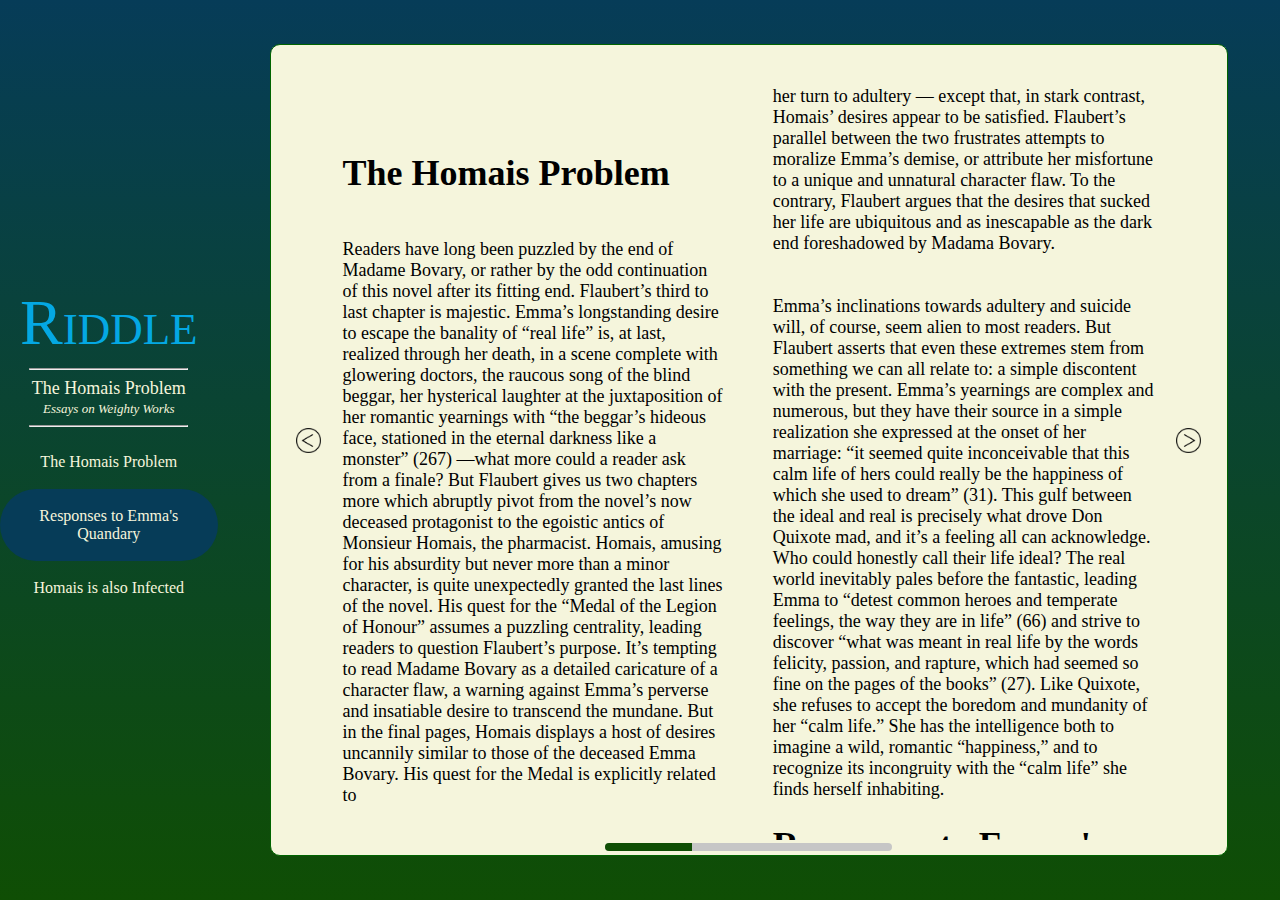
<file: Reader.html>
<!DOCTYPE html>
<!--Icons made by "https://www.flaticon.com/authors/smashicons" Smashicons from https://www.flaticon.com/.-->
<html lang="en">
	<head>
		<meta charset="utf-8"/>
		<title>The Homais Problem</title>
		<link rel="stylesheet" type="text/css" href="support/reader.css">
		<script src="support/reader.js"></script>
		<script>
			    var isMobile = {
			        Android: function() {
			            return navigator.userAgent.match(/Android/i);
			        },
			        BlackBerry: function() {
			            return navigator.userAgent.match(/BlackBerry/i);
			        },
			        iOS: function() {
			            return navigator.userAgent.match(/iPhone|iPod/i);
			        },
			        Opera: function() {
			            return navigator.userAgent.match(/Opera Mini/i);
			        },
			        Windows: function() {
			            return navigator.userAgent.match(/IEMobile/i);
			        },
			        any: function() {
			            return (isMobile.Android() || isMobile.BlackBerry() || isMobile.iOS() || isMobile.Opera() || isMobile.Windows());
			        }
			    };
			    if(isMobile.any()){
					var script = document.createElement('script');
					script.onload = function () {
					    console.log("Welcome, mobile users of the world. We're preparing the mobile site.")
					};
					script.src = '/support/mobile_reader.js';
					document.head.appendChild(script); 	
					
					var fileref = document.createElement("link");
					fileref.rel = "stylesheet";
					fileref.type = "text/css";
					fileref.href = "/support/mobile_style.css";
					document.getElementsByTagName("head")[0].appendChild(fileref)		    
					}
		</script>
	</head>
	<body onload="unleash_the_kraken()">
		<div id="world">
			<div id="tree">
				<!-- The Sidebar. This handy creature contains the article title, author, and the WhistlingTree logo, which acts as a link to 				the home page-->
			<div id="riddle" onclick="document.location='https://riddle.press'"> Riddle </div>				
<!-- -------------------------------------------------------------------------------------------------------------------------- -->
<!-- Remember to add the title and the author ----------------------------------------------------------------------------				 -->
				<hr>
				<div id='title_blob'>
					<div id="title">The Homais Problem</div> 
					<div id="author">Essays on Weighty Works</div>
				</div>
				<hr>
				
				
			</div>
			<div id="reader">
								
			</div>
			
			<!-- Full Content goes in the following div:-->
			<div id="FULL_CONTENT" style="display:none">
<!--
===========================================================================================================================================
--------------------------------------------------- FULL CONTENT GOES HERE! ---------------------------------------------------------------
-->
<h1>The Homais Problem</h1>

Readers have long been puzzled by the end of Madame Bovary, or rather by the odd continuation of this novel after its fitting end. Flaubert’s third to last chapter is majestic. Emma’s longstanding desire to escape the banality of “real life” is, at last, realized through her death, in a scene complete with glowering doctors, the raucous song of the blind beggar, her hysterical laughter at the juxtaposition of her romantic yearnings with “the beggar’s hideous face, stationed in the eternal darkness like a monster” (267) —what more could a reader ask from a finale? But Flaubert gives us two chapters more which abruptly pivot from the novel’s now deceased protagonist to the egoistic antics of Monsieur Homais, the pharmacist. Homais, amusing for his absurdity but never more than a minor character, is quite unexpectedly granted the last lines of the novel. His quest for the “Medal of the Legion of Honour” assumes a puzzling centrality, leading readers to question Flaubert’s purpose. It’s tempting to read Madame Bovary as a detailed caricature of a character flaw, a warning against Emma’s perverse and insatiable desire to transcend the mundane. But in the final pages, Homais displays a host of desires uncannily similar to those of the deceased Emma Bovary. His quest for the Medal is explicitly related to her turn to adultery — except that, in stark contrast, Homais’ desires appear to be satisfied. Flaubert’s parallel between the two frustrates attempts to moralize Emma’s demise, or attribute her misfortune to a unique and unnatural character flaw. To the contrary, Flaubert argues that the desires that sucked her life are ubiquitous and as inescapable as the dark end foreshadowed by Madama Bovary.
<br>

Emma’s inclinations towards adultery and suicide will, of course, seem alien to most readers. But Flaubert asserts that even these extremes stem from something we can all relate to: a simple discontent with the present. Emma’s yearnings are complex and numerous, but they have their source in a simple realization she expressed at the onset of her marriage: “it seemed quite inconceivable that this calm life of hers could really be the happiness of which she used to dream” (31). This gulf between the ideal and real is precisely what drove Don Quixote mad, and it’s a feeling all can acknowledge. Who could honestly call their life ideal? The real world inevitably pales before the fantastic, leading Emma to “detest common heroes and temperate feelings, the way they are in life” (66) and strive to discover “what was meant in real life by the words felicity, passion, and rapture, which had seemed so fine on the pages of the books” (27). Like Quixote, she refuses to accept the boredom and mundanity of her “calm life.” She has the intelligence both to imagine a wild, romantic “happiness,” and to recognize its incongruity with the “calm life” she finds herself inhabiting.

<h1> Responses to Emma's Quandary</h1>

Flaubert presents us with two responses to this unsettling discontent. The first is that ultimately given by Emma, who rebelled against “the general mediocrity of life” (46) and whose quest to discover the meanings of “felicity, passion, and rapture” terminated in destitution and despair. The second substitutes acceptance for rebellion, and is characterized most strongly by the “venerable” Catherine-Nicaise-Elisabeth Leroux, that dimwitted recipient of a medal for 54 years of agricultural service. The circumstances of our one brief encounter with this Catherine Leroux are telling. Emma, in Leon’s absence, had committed herself to “virtue,” and had perhaps resigned herself to accept the lot life handed, when she found herself suddenly confronted by the full characterization of this resignation and acceptance. “Her thin face, swathed in a simple hood, was more creased and wrinkled than a withered russet apple” and Catherine Leroux’s hands “looked grimy even though they had been rinsed in fresh water; and, from long service, they stayed half unclasped, almost as though to set forth of themselves the simple testimony of so much affliction endured” (120-1). Catherine Leroux, resignation personified, is physically repulsive. Her features make her seem inhuman, as does her absence of feeling, or comprehension of any kind. “No touch of sadness or affection softened that pale gaze,” Flaubert writes “living close to the animals, she had assumed their wordless placid state of being” (121). Emma is repelled, as should we be, by this model of virtue that fails to comprehend its own recognition. The route of acceptance, Flaubert suggests, belongs more fittingly to animals than humans; it’s the route taken by Charles and his bovine ilk, whose happiness is best attributed to their blankness of mind.
We may not quite excuse Emma Bovary for the selfish excesses her discontent occasioned, but we can understand that no one can become anything without feeling that same discontent. Intelligent people, Flaubert suggests, are cursed by the ability to both recognize “the general mediocrity of life” and imagine a world divorced from such mediocrity. The resultant incongruity wakes one from the bovine slumbers, but fills them with a dangerous recklessness. Progress towards a better future necessitates, to some degree, a hatred of present life. In Emma that hatred just happened to reach its hand into the arsenic jar.

<h1> Homais is also Infected </h1>
But our discussion of Emma’s arsenious desires leads oddly back to the supplier of the arsenic: Homais. Following his victory over the blind man, which Flaubert describes as “a campaign that revealed the depth of his intelligence and the malevolence of his vanity,” an emboldened Homais enters a series of temperamental fits exceedingly reminiscent of Emma Bovary. She took subscriptions to the prominent fashion magazines; he takes up philosophy and becomes “preoccupied with the major issues: the social problem, the moralization of the poorer classes, pisciculture, the manufacture of rubber, railways and so on.” This jump from the cultivation of morality to the cultivation of fish might intimate that Homais approaches “philosophy” just as one might approach fashion. “He affected the artistic style, he took up smoking. He bought a pair of chic pompadour statuettes to adorn his parlour… He followed the great chocolate craze” (282) If we aren’t yet reminded of Emma’s litany of clever domestic distractions (“a new way of making paper sconces for candles, or a flounce that she altered on her gown”) and how they “enthralled” dull Charles (47), we need only look to Homais’ “great passion for Pulvermacher hydroelectric body-chains.” “At night, when he took off his flannel vest, Madame Homais lay there bedazzled by the golden spiral wound around his body, and she felt a redoubling of her ardour for this man who was garroted like a Scythian and splendid as a magus” (282). Flaubert’s depiction of an “emboldened” Homais harkens forcefully to the first vanities of Emma.
<br>

Emma, of course, wasn’t satisfied for long with her domestic distractions. She inevitably neglected the housework and closed her piano. Her pens were neglected, and sketch books abandoned as she abandoned herself to a wilder distraction from the mundanity of the everyday. In the course of a few pages, Homais undergoes a similar transformation. “Everything seemed to further his contentment” Flaubert writes, with crucial emphasis on the seemed. “Napoléon helped him in the laboratory, Athalie was embroidering him a skull-cap… He was the happiest of fathers, the most fortunate of men” — but “not quite! He was irked by a secret ambition” (283-4). Emma’s secret was her adultery; Homais only wants “Medal of the Legion of Honor,” but he pursues it in a startlingly similar fashion. In flattering the “powers that be,” Homais “sold himself; in fact, he prostituted himself” (284). This word draws an explicit comparison between Homais and Emma, suggesting that Homais’ pursuit of this medal is every bit a symptom of inner depravity as Emma’s turn to adultery.
None of this is to suggest that Emma Bovary and Homais are the same person. They differ profoundly in character, beauty, temperament; most substantially, Homais finds his desires gratified while Emma does not. His war with the blind beggar does not result in (his) death. He is granted the Legion of Honor. But because, as we’ve explored, the desires of Emma and Homais are remarkably similar, we’re prompted to wonder: why does he get to be happy? A better question might be “Does he get to be happy?” Homais, after all, has only yet progressed through the first of Emma’s fits of discontent. One must wonder if, the Medal obtained, he’ll settle into a “ponderous serenity” (32), suddenly happy with what Flaubert terms “the general mediocrity of life”  (46)— it seems rather more likely that this medal will serve, to Homais, as did the Viscount to Emma: a powerful and unsettling glimpse of the possible which precludes any satisfaction in the actual.
<br>

To interpret Madame Bovary as the sad chronicle of a flawed character does Flaubert a good deal of injustice. The novel continues past Emma Bovary’s death, and the desires that drove her into desperation likewise resound far beyond her grave. There is, to Flaubert, nothing particularly unusual about Emma’s psychology; it’s only one especially tragic instance of the universal discontent that motivates all desires. Emma is not alone in being unwilling to conceive “that this calm life of hers could really be the happiness of which she used to dream” (31); only her rebellion against this discontent distinguishes her from the bovine forms of willingly lowered consciousness. And Flaubert’s mirroring of Emma’s desires onto Homais demonstrates that even this rebellion is scarcely unusual. The plight of Madame Bovary is the plight of humanity, struggling against the incongruity between “real life” and what they imagine life could be. Paradoxically, this discontent with the present seems to be at once the source of human misery and of human progress.

<div id="bibliography">
Works Cited

Flaubert, Gustave. Madame Bovary. Penguin, 1992.
</div>
<!--
===========================================================================================================================================
--------------------------------------------------- Thanks for writing for us. ------------------------------------------------------------
-->
			</div>
			<div id="STANDARD_PAGE" style="display:none;"> 
				<div id="pageNUM" style="display:none;" class="page" class="slide-in">
					<div class="page_content">
					<div class="button"  onclick="flip_back('NUM')"><img src="support/left_arrow.png" alt="Left Arrow" draggable="false" style="width:25px;height:25px;"></div>
						<div class="lines" id="NUM_left">

						</div>
						<div class="spacer"></div>
						<div class="lines" id="NUM_right">
			
						</div>
					<div class="button" onclick="flip_forward('NUM')">
						<img src="support/right_arrow.png" draggable="false" alt="Right Arrow" style="width:25px;height:25px;">
					</div>
					</div>
					<div class="status_blob"><div class="page_status" id="page_statusNUM" style="width:0%"></div></div>
				</div>
			</div>
			
		</div>
	</body>
</html>
<!--Icons made by "https://www.flaticon.com/authors/smashicons" Smashicons from https://www.flaticon.com/.
</file>
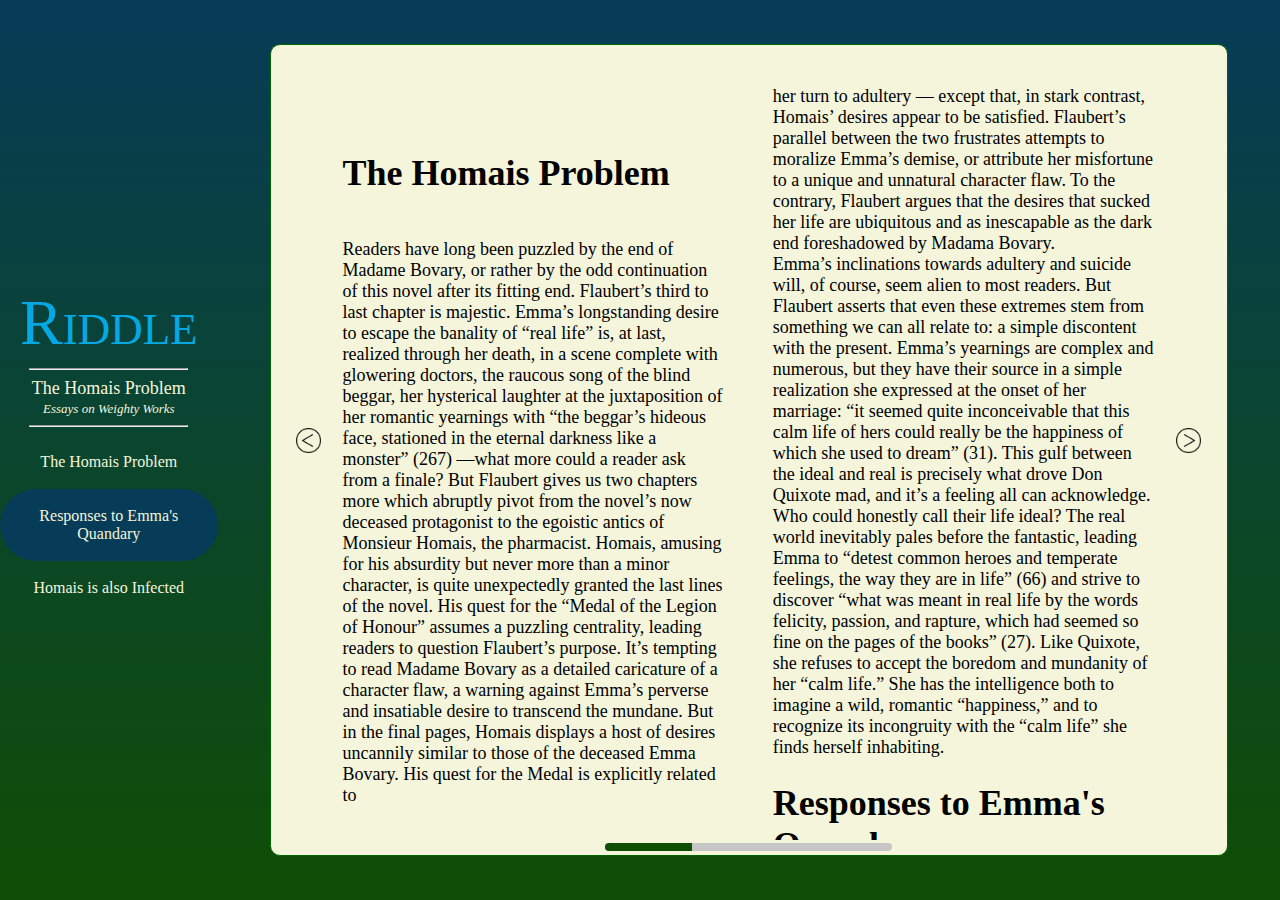
<file: Blog/homaisproblem.html>
<!DOCTYPE html>
<!--Icons made by "https://www.flaticon.com/authors/smashicons" Smashicons from https://www.flaticon.com/.-->
<html lang="en">
	<head>
		<meta charset="utf-8"/>
		<title>The Homais Problem</title>
		<link rel="stylesheet" type="text/css" href="/support/reader.css">
		<script src="/support/reader.js"></script>
		<script>
			    var isMobile = {
			        Android: function() {
			            return navigator.userAgent.match(/Android/i);
			        },
			        BlackBerry: function() {
			            return navigator.userAgent.match(/BlackBerry/i);
			        },
			        iOS: function() {
			            return navigator.userAgent.match(/iPhone|iPod/i);
			        },
			        Opera: function() {
			            return navigator.userAgent.match(/Opera Mini/i);
			        },
			        Windows: function() {
			            return navigator.userAgent.match(/IEMobile/i);
			        },
			        any: function() {
			            return (isMobile.Android() || isMobile.BlackBerry() || isMobile.iOS() || isMobile.Opera() || isMobile.Windows());
			        }
			    };
			    function evaluateClient(){
				    if(isMobile.any()){
					    document.getElementById("riddle").innerHTML="R";
					    document.getElementById("NUM_right").style.display="none";
						var script = document.createElement('script');
						script.src = '/support/mobile_reader.js';
						document.head.appendChild(script); 	
						script.onload = function () {
						    console.log("Welcome, mobile users of the world. We're preparing the mobile site.")
						    unleash_the_mobile_kraken()
						};
						
						var fileref = document.createElement("link");
						fileref.rel = "stylesheet";
						fileref.type = "text/css";
						fileref.href = "/support/mobile_style.css";
						document.getElementsByTagName("head")[0].appendChild(fileref)		 

						}
						else{
							unleash_the_kraken()
						}
						
				}
		</script>
	</head>
	<body onload="evaluateClient()">
		<div id="world">
			<div id="tree">
				<!-- The Sidebar. This handy creature contains the article title, author, and the WhistlingTree logo, which acts as a link to 				the home page-->
			<div id="riddle" onclick="document.location='https://riddle.press'"> Riddle </div>				
<!-- -------------------------------------------------------------------------------------------------------------------------- -->
<!-- Remember to add the title and the author ----------------------------------------------------------------------------				 -->
				<hr>
				<div id='title_blob'>
					<div id="title">The Homais Problem</div> 
					<div id="author">Essays on Weighty Works</div>
				</div>
				<hr>
				
				
			</div>
			<div id="reader">
								
			</div>
			
			<!-- Full Content goes in the following div:-->
			<div id="FULL_CONTENT" style="display:none">
<!--
===========================================================================================================================================
--------------------------------------------------- FULL CONTENT GOES HERE! ---------------------------------------------------------------
-->
<h1>The Homais Problem</h1>

Readers have long been puzzled by the end of Madame Bovary, or rather by the odd continuation of this novel after its fitting end. Flaubert’s third to last chapter is majestic. Emma’s longstanding desire to escape the banality of “real life” is, at last, realized through her death, in a scene complete with glowering doctors, the raucous song of the blind beggar, her hysterical laughter at the juxtaposition of her romantic yearnings with “the beggar’s hideous face, stationed in the eternal darkness like a monster” (267) —what more could a reader ask from a finale? But Flaubert gives us two chapters more which abruptly pivot from the novel’s now deceased protagonist to the egoistic antics of Monsieur Homais, the pharmacist. Homais, amusing for his absurdity but never more than a minor character, is quite unexpectedly granted the last lines of the novel. His quest for the “Medal of the Legion of Honour” assumes a puzzling centrality, leading readers to question Flaubert’s purpose. It’s tempting to read Madame Bovary as a detailed caricature of a character flaw, a warning against Emma’s perverse and insatiable desire to transcend the mundane. But in the final pages, Homais displays a host of desires uncannily similar to those of the deceased Emma Bovary. His quest for the Medal is explicitly related to her turn to adultery — except that, in stark contrast, Homais’ desires appear to be satisfied. Flaubert’s parallel between the two frustrates attempts to moralize Emma’s demise, or attribute her misfortune to a unique and unnatural character flaw. To the contrary, Flaubert argues that the desires that sucked her life are ubiquitous and as inescapable as the dark end foreshadowed by Madama Bovary.


Emma’s inclinations towards adultery and suicide will, of course, seem alien to most readers. But Flaubert asserts that even these extremes stem from something we can all relate to: a simple discontent with the present. Emma’s yearnings are complex and numerous, but they have their source in a simple realization she expressed at the onset of her marriage: “it seemed quite inconceivable that this calm life of hers could really be the happiness of which she used to dream” (31). This gulf between the ideal and real is precisely what drove Don Quixote mad, and it’s a feeling all can acknowledge. Who could honestly call their life ideal? The real world inevitably pales before the fantastic, leading Emma to “detest common heroes and temperate feelings, the way they are in life” (66) and strive to discover “what was meant in real life by the words felicity, passion, and rapture, which had seemed so fine on the pages of the books” (27). Like Quixote, she refuses to accept the boredom and mundanity of her “calm life.” She has the intelligence both to imagine a wild, romantic “happiness,” and to recognize its incongruity with the “calm life” she finds herself inhabiting.

<h1> Responses to Emma's Quandary</h1>

Flaubert presents us with two responses to this unsettling discontent. The first is that ultimately given by Emma, who rebelled against “the general mediocrity of life” (46) and whose quest to discover the meanings of “felicity, passion, and rapture” terminated in destitution and despair. The second substitutes acceptance for rebellion, and is characterized most strongly by the “venerable” Catherine-Nicaise-Elisabeth Leroux, that dimwitted recipient of a medal for 54 years of agricultural service. The circumstances of our one brief encounter with this Catherine Leroux are telling. Emma, in Leon’s absence, had committed herself to “virtue,” and had perhaps resigned herself to accept the lot life handed, when she found herself suddenly confronted by the full characterization of this resignation and acceptance. “Her thin face, swathed in a simple hood, was more creased and wrinkled than a withered russet apple” and Catherine Leroux’s hands “looked grimy even though they had been rinsed in fresh water; and, from long service, they stayed half unclasped, almost as though to set forth of themselves the simple testimony of so much affliction endured” (120-1). Catherine Leroux, resignation personified, is physically repulsive. Her features make her seem inhuman, as does her absence of feeling, or comprehension of any kind. “No touch of sadness or affection softened that pale gaze,” Flaubert writes “living close to the animals, she had assumed their wordless placid state of being” (121). Emma is repelled, as should we be, by this model of virtue that fails to comprehend its own recognition. The route of acceptance, Flaubert suggests, belongs more fittingly to animals than humans; it’s the route taken by Charles and his bovine ilk, whose happiness is best attributed to their blankness of mind.
We may not quite excuse Emma Bovary for the selfish excesses her discontent occasioned, but we can understand that no one can become anything without feeling that same discontent. Intelligent people, Flaubert suggests, are cursed by the ability to both recognize “the general mediocrity of life” and imagine a world divorced from such mediocrity. The resultant incongruity wakes one from the bovine slumbers, but fills them with a dangerous recklessness. Progress towards a better future necessitates, to some degree, a hatred of present life. In Emma that hatred just happened to reach its hand into the arsenic jar.

<h1> Homais is also Infected </h1>
But our discussion of Emma’s arsenious desires leads oddly back to the supplier of the arsenic: Homais. Following his victory over the blind man, which Flaubert describes as “a campaign that revealed the depth of his intelligence and the malevolence of his vanity,” an emboldened Homais enters a series of temperamental fits exceedingly reminiscent of Emma Bovary. She took subscriptions to the prominent fashion magazines; he takes up philosophy and becomes “preoccupied with the major issues: the social problem, the moralization of the poorer classes, pisciculture, the manufacture of rubber, railways and so on.” This jump from the cultivation of morality to the cultivation of fish might intimate that Homais approaches “philosophy” just as one might approach fashion. “He affected the artistic style, he took up smoking. He bought a pair of chic pompadour statuettes to adorn his parlour… He followed the great chocolate craze” (282) If we aren’t yet reminded of Emma’s litany of clever domestic distractions (“a new way of making paper sconces for candles, or a flounce that she altered on her gown”) and how they “enthralled” dull Charles (47), we need only look to Homais’ “great passion for Pulvermacher hydroelectric body-chains.” “At night, when he took off his flannel vest, Madame Homais lay there bedazzled by the golden spiral wound around his body, and she felt a redoubling of her ardour for this man who was garroted like a Scythian and splendid as a magus” (282). Flaubert’s depiction of an “emboldened” Homais harkens forcefully to the first vanities of Emma.


Emma, of course, wasn’t satisfied for long with her domestic distractions. She inevitably neglected the housework and closed her piano. Her pens were neglected, and sketch books abandoned as she abandoned herself to a wilder distraction from the mundanity of the everyday. In the course of a few pages, Homais undergoes a similar transformation. “Everything seemed to further his contentment” Flaubert writes, with crucial emphasis on the seemed. “Napoléon helped him in the laboratory, Athalie was embroidering him a skull-cap… He was the happiest of fathers, the most fortunate of men” — but “not quite! He was irked by a secret ambition” (283-4). Emma’s secret was her adultery; Homais only wants “Medal of the Legion of Honor,” but he pursues it in a startlingly similar fashion. In flattering the “powers that be,” Homais “sold himself; in fact, he prostituted himself” (284). This word draws an explicit comparison between Homais and Emma, suggesting that Homais’ pursuit of this medal is every bit a symptom of inner depravity as Emma’s turn to adultery.
None of this is to suggest that Emma Bovary and Homais are the same person. They differ profoundly in character, beauty, temperament; most substantially, Homais finds his desires gratified while Emma does not. His war with the blind beggar does not result in (his) death. He is granted the Legion of Honor. But because, as we’ve explored, the desires of Emma and Homais are remarkably similar, we’re prompted to wonder: why does he get to be happy? A better question might be “Does he get to be happy?” Homais, after all, has only yet progressed through the first of Emma’s fits of discontent. One must wonder if, the Medal obtained, he’ll settle into a “ponderous serenity” (32), suddenly happy with what Flaubert terms “the general mediocrity of life”  (46)— it seems rather more likely that this medal will serve, to Homais, as did the Viscount to Emma: a powerful and unsettling glimpse of the possible which precludes any satisfaction in the actual.


To interpret Madame Bovary as the sad chronicle of a flawed character does Flaubert a good deal of injustice. The novel continues past Emma Bovary’s death, and the desires that drove her into desperation likewise resound far beyond her grave. There is, to Flaubert, nothing particularly unusual about Emma’s psychology; it’s only one especially tragic instance of the universal discontent that motivates all desires. Emma is not alone in being unwilling to conceive “that this calm life of hers could really be the happiness of which she used to dream” (31); only her rebellion against this discontent distinguishes her from the bovine forms of willingly lowered consciousness. And Flaubert’s mirroring of Emma’s desires onto Homais demonstrates that even this rebellion is scarcely unusual. The plight of Madame Bovary is the plight of humanity, struggling against the incongruity between “real life” and what they imagine life could be. Paradoxically, this discontent with the present seems to be at once the source of human misery and of human progress.

Works Cited

Flaubert, Gustave. Madame Bovary. Penguin, 1992.

<!--
===========================================================================================================================================
--------------------------------------------------- Thanks for writing for us. ------------------------------------------------------------
-->
			</div>
			<div id="STANDARD_PAGE" style="display:none;"> 
				<div id="pageNUM" style="display:none;" class="page" class="slide-in">
					<div class="page_content">
					<div class="button"  onclick="flip_back('NUM')"><img src="/support/left_arrow.png" alt="Left Arrow" draggable="false" style="width:25px;height:25px;"></div>
						<div class="lines" id="NUM_left">

						</div>
						<div class="spacer"></div>
						<div class="lines" id="NUM_right">
			
						</div>
					<div class="button" onclick="flip_forward('NUM')">
						<img src="/support/right_arrow.png" draggable="false" alt="Right Arrow" style="width:25px;height:25px;">
					</div>
					</div>
					<div class="status_blob"><div class="page_status" id="page_statusNUM" style="width:0%"></div></div>
				</div>
			</div>
			
		</div>
	</body>
</html>
<!--Icons made by "https://www.flaticon.com/authors/smashicons" Smashicons from https://www.flaticon.com/.
</file>
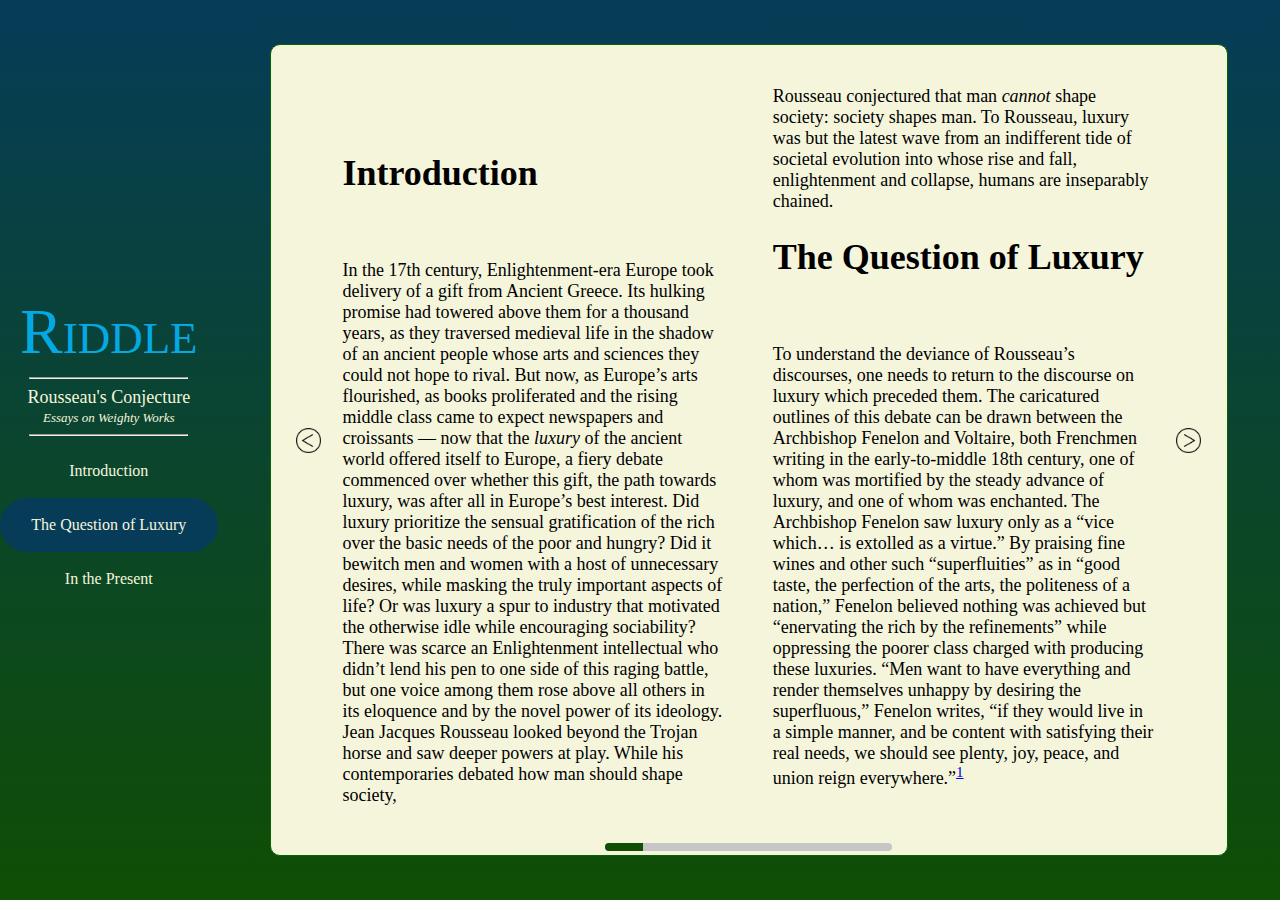
<file: Blog/rousseausconjecture.html>
<!DOCTYPE html>
<!--Icons made by "https://www.flaticon.com/authors/smashicons" Smashicons from https://www.flaticon.com/.-->
<html lang="en">
	<head>
		<meta charset="utf-8"/>
		<title>Rousseau's Conjecture</title>
		<link rel="stylesheet" type="text/css" href="/support/reader.css">
		<script src="/support/reader.js"></script>
		<script>
			    var isMobile = {
			        Android: function() {
			            return navigator.userAgent.match(/Android/i);
			        },
			        BlackBerry: function() {
			            return navigator.userAgent.match(/BlackBerry/i);
			        },
			        iOS: function() {
			            return navigator.userAgent.match(/iPhone|iPod/i);
			        },
			        Opera: function() {
			            return navigator.userAgent.match(/Opera Mini/i);
			        },
			        Windows: function() {
			            return navigator.userAgent.match(/IEMobile/i);
			        },
			        any: function() {
			            return (isMobile.Android() || isMobile.BlackBerry() || isMobile.iOS() || isMobile.Opera() || isMobile.Windows());
			        }
			    };
			    function evaluateClient(){
				    if(isMobile.any()){
					    document.getElementById("riddle").innerHTML="R";
					    document.getElementById("NUM_right").style.display="none";
						var script = document.createElement('script');
						script.src = '/support/mobile_reader.js';
						document.head.appendChild(script); 	
						script.onload = function () {
						    console.log("Welcome, mobile users of the world. We're preparing the mobile site.")
						    unleash_the_mobile_kraken()
						};
						
						var fileref = document.createElement("link");
						fileref.rel = "stylesheet";
						fileref.type = "text/css";
						fileref.href = "/support/mobile_style.css";
						document.getElementsByTagName("head")[0].appendChild(fileref)		 

						}
						else{
							unleash_the_kraken()
						}
						
				}
		</script>
	</head>
	<body onload="evaluateClient()">
		<div id="world">
			<div id="tree">
				<!-- The Sidebar. This handy creature contains the article title, author, and the WhistlingTree logo, which acts as a link to 				the home page-->
			<div id="riddle" onclick="document.location='https://riddle.press'"> Riddle </div>				
<!-- -------------------------------------------------------------------------------------------------------------------------- -->
<!-- Remember to add the title and the author ----------------------------------------------------------------------------				 -->
				<hr>
				<div id='title_blob'>
					<div id="title">Rousseau's Conjecture</div> 
					<div id="author">Essays on Weighty Works</div>
				</div>
				<hr>
				
				
			</div>
			<div id="reader">
								
			</div>
			
			<!-- Full Content goes in the following div:-->
			<div id="FULL_CONTENT" style="display:none">
<!--
===========================================================================================================================================
--------------------------------------------------- FULL CONTENT GOES HERE! ---------------------------------------------------------------
-->
<h1>Introduction</h1>

<p>In the 17th century, Enlightenment-era Europe took delivery of a gift from Ancient Greece. Its hulking promise had towered above them for a thousand years, as they traversed medieval life in the shadow of an ancient people whose arts and sciences they could not hope to rival. But now, as Europe’s arts flourished, as books proliferated and the rising middle class came to expect newspapers and croissants — now that the <em>luxury</em> of the ancient world offered itself to Europe, a fiery debate commenced over whether this gift, the path towards luxury, was after all in Europe’s best interest. Did luxury prioritize the sensual gratification of the rich over the basic needs of the poor and hungry? Did it bewitch men and women with a host of unnecessary desires, while masking the truly important aspects of life? Or was luxury a spur to industry that motivated the otherwise idle while encouraging sociability? There was scarce an Enlightenment intellectual who didn’t lend his pen to one side of this raging battle, but one voice among them rose above all others in its eloquence and by the novel power of its ideology. Jean Jacques Rousseau looked beyond the Trojan horse and saw deeper powers at play. While his contemporaries debated how man should shape society, Rousseau conjectured that man <em>cannot</em> shape society: society shapes man. To Rousseau, luxury was but the latest wave from an indifferent tide of societal evolution into whose rise and fall, enlightenment and collapse, humans are inseparably chained.</p>

<h1> The Question of Luxury </h1>
<p>To understand the deviance of Rousseau’s discourses, one needs to return to the discourse on luxury which preceded them. The caricatured outlines of this debate can be drawn between the Archbishop Fenelon and Voltaire, both Frenchmen writing in the early-to-middle 18th century, one of whom was mortified by the steady advance of luxury, and one of whom was enchanted. The Archbishop Fenelon saw luxury only as a “vice which… is extolled as a virtue.” By praising fine wines and other such “superfluities” as in “good taste, the perfection of the arts, the politeness of a nation,” Fenelon believed nothing was achieved but “enervating the rich by the refinements” while oppressing the poorer class charged with producing these luxuries. “Men want to have everything and render themselves unhappy by desiring the superfluous,” Fenelon writes, “if they would live in a simple manner, and be content with satisfying their real needs, we should see plenty, joy, peace, and union reign everywhere.”<sup><a id="ffn1" href="#fn1" class="footnote">1</a></sup> </p>

<p>Voltaire rebutted these charges against the arts in a fitting manner, with poetry. In “The Worldling”, he addresses those of Fenelon’s ilk directly: “Religionists may rail in vain; I own, I like this age profane; I like the pleasures of the court; I love the arts of every sort.” Adam and Eve, Voltaire jests, might have had the first paradise, but “Eve, first formed by hand divine, never so much as tasted wine. Do you our ancestors admire, because they wore no rich attire?” Voltaire evidently would imagine his own life much diminished without the superfluities Fenelon condemns.<sup><a id="ffn2" href="#fn2" class="footnote">2</a></sup> “In the state of simple nature, [man is] a helpless, wretched creature” who is moreover compelled by little more “than downright animal instinct.” How did they pass their time with nothing but the ground to lie on, and nothing but the trees to see? In the cities, Voltaire contends, these rough human edges are filed away by “the arts that charm the human mind.” Statues, painting, fine cooking — through all of these “The following day new joy inspires, it brings new pleasures and desires… I’m not so critically nice,” Voltaire concludes, “Paris to me’s a paradise.”<sup><a id="ffn3" href="#fn3" class="footnote">3</a></sup> </p>

<p>One of the more nuanced voices to enter the debate on luxury was David Hume, who stepped backwards from the fray between Voltaire, Fenelon, and company to incorporate the entire field of debate within a single ideology. He acknowledges the Archbishop Fenelon’s concerns about the moral rectitude of luxury. “The bounds between the virtue and the vice cannot here be exactly fixed, more than in other moral subjects.” Certainly, Hume concurs that “to be entirely occupied with the luxury of the table, for instance, without the pleasures of ambition, study, or conversation, is a mark of stupidity.” But Hume contends that these indulgences “are only vices when they are pursued at the expense of some virtue,” and if “a man reserve time sufficient for all laudable pursuits… he is free from every shadow of blame or reproach.” Indeed, here Hume concurs with Voltaire that “in times when industry and the arts flourish, men are kept in perpetual occupation, and enjoy, as their reward, the occupation itself, as well as those pleasures which are the fruit of their labor. The mind acquires new vigor.” Luxury, per Hume’s definition, is “great refinement in the gratification of the senses.” Pursued properly, luxury means <em>refinement</em> of the self. Operas and newspapers sharpen the mind, and stimulate social discourse by providing a “fund of conversation.” As the refinements of the arts and sciences (inevitably) increase, Hume declares it “impossible but that (we) must feel an increase in humanity.” <sup><a id="ffn4" href="#fn4" class="footnote">4</a></sup></p>

<p>Hume opened the Trojan horse and found novels and newspapers, strewn among croissants and bottles of wine. He counseled both sides of the debate on luxury that, with proper restraint, every one of these gifts was a <em>tool</em>: a tool for men and women to refine themselves, to “increase their humanity,” and to further themselves along the road of progress. There may be hiccups in this journey; there may be battles to be fought over <em>which</em> tools are beneficial, but Hume expresses hope that humans can discern the best way forward. Hume left the subject of luxury, as he often did, seeming as though no more could possibly be said.</p>
<h2> Rousseau's Rebuttal </h2>

<p>But there was more to be said, and few could have opposed Hume with the forceful vehemence of Rousseau. Hume encouraged cooperation; Rousseau (in his life, as in his ideology) favored solitary freedom. Hume asserted that “the ages of refinement are both the happiest and most virtuous” But Rousseau looked to Sparta over Athens. Hume applauded the growing numbers of lettered men and women. Rousseau mused that the most highly educated are frequently the most immoral, and besides, the most roundly intolerable. Hume believed — and <em>believed</em> is the only word for it — that increasing “refinement” increased “humanity.” But Rousseau cast backwards to find “humanity” in the romantic freedom of nature, and proclaimed the gifts of “refinement” a dangerous corruption. Hume’s ideology might have encompassed the entire field of the debate on luxury, but Rousseau took this debate in a new dimension. Hume, Voltaire, and Fenelon all believed in <em>progress</em>, even if they disagreed over its exact direction. They believed that by guiding humanity in the right ways, progress could be achieved; humanity could be bettered; man could be <em>refined</em>. At core, all believed that luxury was a product of human agency, while Rousseau believed this luxury to have agency over us.</p>

<p>Rousseau’s added dimension was time. Per Hume’s philosophy, he surmised, every age of humanity had been presented with its own species of luxury. Socrates’s contemporaries were contemplating whether to embrace <em>writing</em>. The Mesopotamians before them had pondered the necessity of plumbing. Add up all of these luxuries across the ages, and you derive the steady arrow of progress, pointing towards increasing refinement of the human being. And, conversely, if you strip these luxuries away from man, you reduce him to the so-called “state of nature,” of man devoid of society. Many thinkers had previously contemplated this “state of nature,” and had treated the society they meant to remove exactly as a set of “luxuries” which, like clothes, could be put on and taken off without fundamentally altering the human beneath. Rousseau endeavored to show that this path of gradually increasing refinement could not connect civilized Europe to the state of nature, and this began with demonstrating that the state of nature was far deeper than any of his contemporaries had supposed.</p>

<p>“The philosophers have all felt the necessity of going back to a state of nature,” he writes, “but not one has got there.” Rousseau asserted that the luxuries one needed to strip away extended far beyond clothing, cooking, and the “pleasures of the court.” Just as the eloquent rhetoric of the Ancient Athenians was to them a luxury, so Rousseau conjectured that language itself was once a luxury to the human species. His savage wanders through the forest alone, “satisfying his hunger at the first oak, and slaking his thirst at the first brook; finding his bed at the foot of the tree which afforded him a repast.” (165) He would, Rousseau imagines, meet the same human perhaps twice in his lifetime. He would have no immediate need of conversing, other than with “inarticulate cries, plenty of gestures and some imitative sounds” which “must have been for a long time the universal language.” (185) He would likewise have little need for thinking about the future while “wholly wrapped up in the feeling of his present existence.” And even if he wanted to, he would have little capability: “Let it be considered how many ideas we owe to the use of speech, how far grammar exercises the understanding and facilitates its operations.” One cannot properly think, Rousseau asserts, without a language to undergird the thoughts. The foresight of his savage man is such that “he will improvidently sell you his cotton-bed in the morning, and come crying in the evening to buy it again, not having foreseen he would want it again the next night.” (171)<sup><a id="ffn5" href="#fn5" class="footnote">5</a></sup></p>

<p>Rousseau’s savage has been stripped of so many societal ‘clothes’ that we scarcely recognize him as human, which is precisely Rousseau’s intention. There are three possible explanations for how humans in the state of nature might progressively become modern Europeans, and Rousseau has designed his savage to heavily favor one these explanations.</p>

<p>On the first end of the spectrum lies the absolute individualist who holds that a sufficiently clever group of homo sapiens could, at any point in history, have erected a society as advanced as our own; no matter if they have no books, no matter if they have no language — the sufficiently clever homo sapien can hoist himself up with the force of his own will. Thomas Hobbes probably came closest to this extreme viewpoint; but in his imagined state of nature, humans could both reason and converse, and from here needed only coordination to erect society. If one begins with Rousseau’s state of nature, this explanation of progress becomes impossible to defend. “Were we to suppose savage man as trained in the art of thinking as philosophers make him,” Rousseau writes,”…what advantage would accrue to the species from all such metaphysics, which could not be communicated by one to another, but must end with him who made them?” (171) We can scarcely imagine a savage whose foresight barely extended to the next day designing both a political philosophy and a language with which to convey it. </p>

<p>A more reasonable explanation suggests that humans continually drive society forward toward “progress.” Newton said that he advanced science only by “standing on the shoulders of giants.” In the same manner, everyone from the quantum physicist to the child learning to read stands atop the mountain of <em>society</em>, a mountain built of thousands and thousands of stepping stones, laid across thousands and thousands of years. Each of these stepping stones, from language, to writing, to the opera, was initially a novel species of luxury. As the luxuries accrue, subsequent generations come to depend on them, and are enabled to drive society to further heights. This is the pervasive theory of <em>progress</em> advanced by Hume and other theorists of luxury. Humans, with society’s help, are continually refining themselves, driving the vehicle of society onward and upward, towards that “increase in humanity.”</p>

<p>Rousseau sought to refute this theory of human-driven progress by arguing that the earliest and most massive steps humanity took towards progress did not align with human self-interest. Consider agriculture: “What man among them would be so absurd as to take the trouble of cultivating a field, which might be stripped of its crop by the first comer, man or beast, that might take a liking to it; and how should each of them resolve to pass his life in a wearisome labour, when, the more necessary to him the reward of his labour might be, the surer he would be of not getting it?” (171) In his natural state, savage man finds an abundance of food easily available, and passes the rest of his time in rest. Rousseau hypothesizes that nothing could have induced man to take up agriculture but a society which had outgrown its food supply. The natural state remains infinitely preferable to a “life (of) wearisome labor.” Even the invention of government was, Rousseau argues, nothing but a trick perpetrated on the poor by the rich: “the poor had nothing but their freedom to lose” while “the rich (having also) their possessions, it was much easier to harm them, and therefore more necessary for them to take precautions against it.” (193) Savage man, in his natural state, had little reason for violence, and no property to protect. Only this artificial institution had made necessary the establishment of yet more artificial chains.</p>

<p>The first of these theories of progress places all the power of progress with the individual. The second wavers slightly; it still grants the individual complete agency over the direction of progress, but allows that she owes a great deal to those societal stepping stones underfoot. After endeavoring to refute the first two, Rousseau outlined a third possibility: perhaps, he conjectured, society is not a sequence of stepping stones, but a vast, invisible current, in which we’re all immersed, and from which we can’t escape. Perhaps the “increase in humanity” we believe ourselves to be progressing towards lies not ahead but far behind, back even when the roaring current was only a trickling stream. This is Rousseau’s grim prognosis: we think that we humans form society, when in fact society forms us.</p>

<p>“There is, I feel, an age at which the individual man would wish to stop (aging);” Rousseau writes, “you are about to inquire about the age at which you would have liked your whole species to stand still.” (164) Rousseau paints <em>societal evolution</em> not as a deliberate path taken towards a beneficial end, but as a current, like the current of time, which catches us indifferently and compels us forward even as we pine for the past. In the state of nature, humans were happy and free. The first waves of luxury perhaps made them even happier, uniting solitary men and women into families, igniting “conjugal love and paternal affection” and gracing them with a language for self-expression. But the current continued. Families were subsumed beneath oppressive kingdoms. Language became necessary to <em>conceal</em> one’s self-interest: “To be and to appear to be became two totally different things; and from this distinction sprang insolent pomp and cheating trickery.” (190) Society continues to evolve, no longer for our sake so much as for its own. The chains of successive luxuries continue to proliferate and to tighten, disfiguring naturally free and happy man into a creature of society who knows nothing of freedom and little of happiness. Worse yet, Rousseau gives no means of escape from this current; the life of society, indifferent to us as we are to our cells, will age until it finally collapses.<sup><a id="ffn6" href="#fn6" class="footnote">6</a></sup></p>

<p> Rousseau darkly predicted that as society further developed, what remained of individual liberty would gradually be subsumed in further service of the collective whole. “Despotism, raising up its hideous head and devouring everything that remained sound and untainted in any part of the State, would at length trample on both the laws and the people, and establish itself on the ruins of the republic… At length, the monster would swallow up everything and the people would no longer have chiefs or laws, but only tyrants.” With this, the life-cycle of society would restart, for “there is here a complete return to the law of the strongest, and so to a new state of nature.” (200) Those humans who survived the “law of the strongest” would once again live freely atop the ruins of civilization, until the inescapable currents of progress compelled them again towards the society that had just collapsed.</p>
<h1> In the Present </h1>
<p>What is to be made of the indisputable fact that, centuries after Rousseau’s grim prophecy, our society is, by many objective measures, more peaceful and prosperous than at any point in history? We’ve now survived (if improbably) two world wars, and myriad revolutions of the oppressed poor, who now enjoy electricity, plumbing, and a higher living standard than medieval kings. Some of Rousseau’s musings nowadays seem inane. “Electricity” he wrote “will, perhaps, be forever the despair of real philosophers.” Maxwell decisively cracked that puzzle over a century ago, and his successors are now patiently unravelling quantum mechanics and even artificial intelligence, with no signs of stopping. Barring a complete inability to react to climate change, the human species seems poised to continue well into the foreseeable future.</p>

<p>Rousseau’s musings on the history of societies led him to the frightening conclusion that the levers of progress lie outside of human control. He didn’t just see the Trojan horse; he looked beyond it and saw the gods — vast powers twiddling with our fates indifferently. He saw an unstoppable tide, rising, falling, enlightening, collapsing, all without a hint of human agency.</p>

<p>Perhaps the absence of these tides in our own recent history suggest that Rousseau underestimated the power of human intervention. Society may have an evolutionary inertia of its own, but <em>we</em> are the drivers and its 7 billion pairs of discordant yet mutually harmonious eyes. The Ancient Greeks continue to bear new gifts, from the latest smartphone to our upcoming vaccine. Some may be chains, but some may be building blocks towards society’s next evolution. The only question is: evolution towards what? Even if we are witting contributors to the super-human agency of society, towards what progress are we contributing? Hume would tell us that progress can only mean an “increase in humanity.” Rousseau counsels the direct opposite, warning that we left our humanity behind shortly after entering the raging current. As we enter an era of cyborgs and artificial intelligence, poised upon a more potent luxury than our ancestors ever knew, the question is more pertinent than ever before: who shall we believe?</p>

<ol id="footnotes">
	<li id="fn1">Archbishop Fenelon, Qtd. in Lecture 4. <a href="#ffn1">&#x21A9;&#xFE0E;</a></li>
	<li id="fn2">In his later work <em>Candide</em>, Voltaire revises many of these sentiments. <a href="#ffn2">&#x21A9;&#xFE0E;</a></li>
	<li id="fn3">Voltaire. “The Worldling.” (1736) <em>Commerce, Culture, and Liberty: Readings on Capitalism before Adam Smith</em>, Edited by Henry Clark, 2003. <a href="#ffn3">&#x21A9;&#xFE0E;</a></li>
	<li id="fn4">David Hume. “On Refinement in the Arts and Sciences.” (1752) <em>Essays Moral, Political, and Literary</em>. Edited by Eugene Miller, 1985. <a href="#ffn4">&#x21A9;&#xFE0E;</a></li>
	<li id="fn5">Jean-Jacques Rousseau. “Discourse on the Origins of Inequality.” (1754) <em>The Social Contract and Discourses by Jean-Jacques Rousseau, translated with an Introduction by G.D. H. Cole</em> (London and Toronto: J.M. Dent and Sons, 1923). 5/1/2020. &lt;https://oll.libertyfund.org/titles/638&gt; <a href="#ffn5">&#x21A9;&#xFE0E;</a></li>
	<li id="fn6">In <em>The Social Contract</em>, Rousseau would offer a strategy for containing and restraining the evolution of society by imitating the government of Geneva. It remains unclear, however, how much of this later ideology was inspired by his <em>Discourses</em>, and how much was motivated by a desire to regain good terms with the government of Geneva, from which he had been exiled. <a href="#ffn6">&#x21A9;&#xFE0E;</a></li>
</ol>


<!--
===========================================================================================================================================
--------------------------------------------------- Thanks for writing for us. ------------------------------------------------------------
-->
			</div>
			<div id="STANDARD_PAGE" style="display:none;"> 
				<div id="pageNUM" style="display:none;" class="page" class="slide-in">
					<div class="page_content">
					<div class="button"  onclick="flip_back('NUM')"><img src="/support/left_arrow.png" alt="Left Arrow" draggable="false" style="width:25px;height:25px;"></div>
						<div class="lines" id="NUM_left">

						</div>
						<div class="spacer"></div>
						<div class="lines" id="NUM_right">
			
						</div>
					<div class="button" onclick="flip_forward('NUM')">
						<img src="/support/right_arrow.png" draggable="false" alt="Right Arrow" style="width:25px;height:25px;">
					</div>
					</div>
					<div class="status_blob"><div class="page_status" id="page_statusNUM" style="width:0%"></div></div>
				</div>
			</div>
			
		</div>
	</body>
</html>
<!--Icons made by "https://www.flaticon.com/authors/smashicons" Smashicons from https://www.flaticon.com/.
</file>
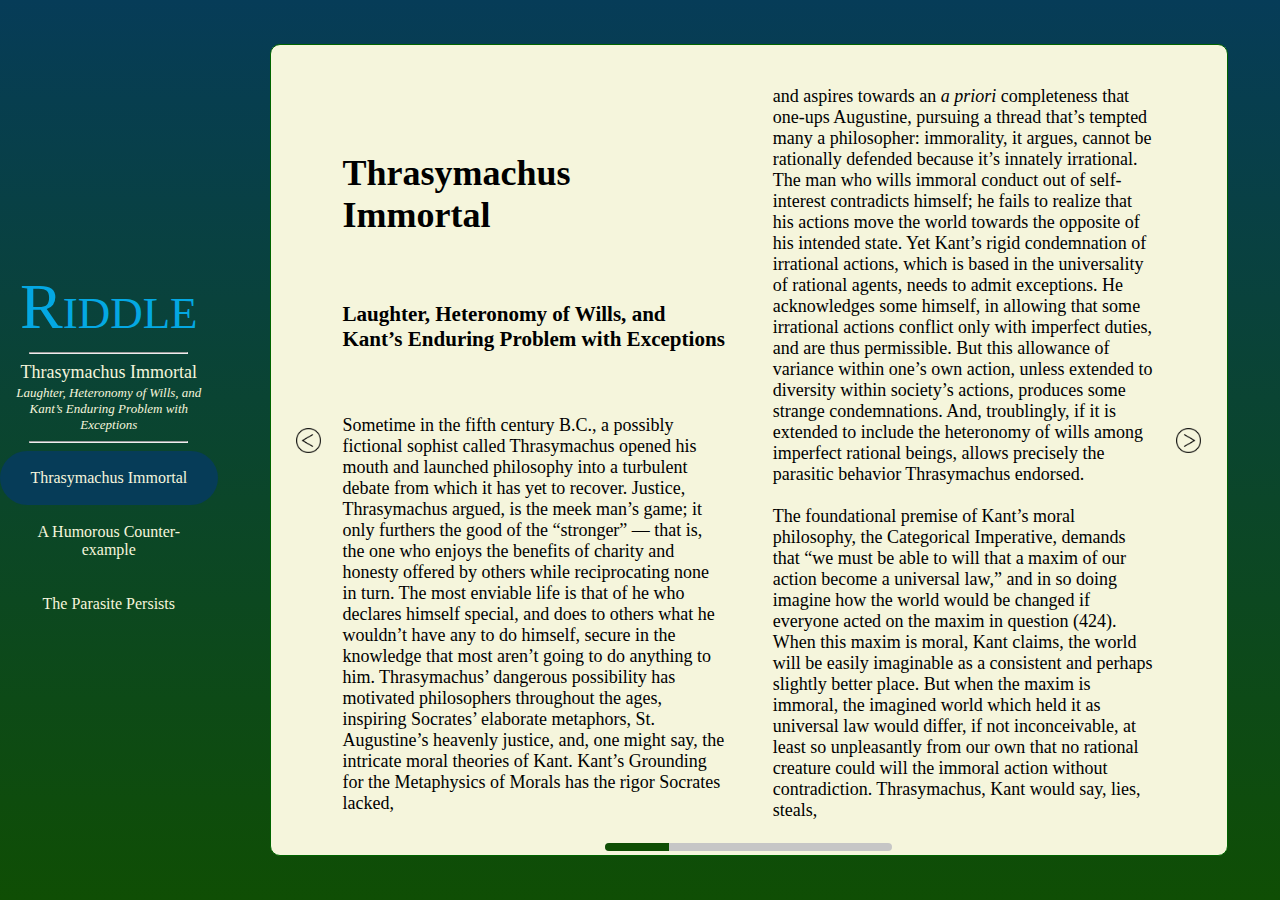
<file: blog/thrasymachusimmortal.html>
<!DOCTYPE html>
<!--Icons made by "https://www.flaticon.com/authors/smashicons" Smashicons from https://www.flaticon.com/.-->
<html lang="en">
	<head>
		<meta charset="utf-8"/>
		<title>Thrasymachus Immortal</title>
		<link rel="stylesheet" type="text/css" href="/support/reader.css">
		<script src="/support/reader.js"></script>
		<script>
			    var isMobile = {
			        Android: function() {
			            return navigator.userAgent.match(/Android/i);
			        },
			        BlackBerry: function() {
			            return navigator.userAgent.match(/BlackBerry/i);
			        },
			        iOS: function() {
			            return navigator.userAgent.match(/iPhone|iPod/i);
			        },
			        Opera: function() {
			            return navigator.userAgent.match(/Opera Mini/i);
			        },
			        Windows: function() {
			            return navigator.userAgent.match(/IEMobile/i);
			        },
			        any: function() {
			            return (isMobile.Android() || isMobile.BlackBerry() || isMobile.iOS() || isMobile.Opera() || isMobile.Windows());
			        }
			    };
			    if(isMobile.any()){
					var script = document.createElement('script');
					script.onload = function () {
					    console.log("Welcome, mobile users of the world. We're preparing the mobile site.")
					};
					script.src = '/support/mobile_reader.js';
					document.head.appendChild(script); 	
					
					var fileref = document.createElement("link");
					fileref.rel = "stylesheet";
					fileref.type = "text/css";
					fileref.href = "/support/mobile_style.css";
					document.getElementsByTagName("head")[0].appendChild(fileref)		    
					}
		</script>
	</head>
	<body onload="unleash_the_kraken()">
		<div id="world">
			<div id="tree">
				<!-- The Sidebar. This handy creature contains the article title, author, and the WhistlingTree logo, which acts as a link to 				the home page-->
			<div id="riddle" onclick="document.location='https://riddle.press'"> Riddle </div>				
<!-- -------------------------------------------------------------------------------------------------------------------------- -->
<!-- Remember to add the title and the author ----------------------------------------------------------------------------				 -->
				<hr>
				<div id='title_blob'>
					<div id="title">Thrasymachus Immortal</div> 
					<div id="author">Laughter, Heteronomy of Wills, and Kant’s Enduring Problem with Exceptions</div>
				</div>
				<hr>
				
				
			</div>
			<div id="reader">
								
			</div>
			
			<!-- Full Content goes in the following div:-->
			<div id="FULL_CONTENT" style="display:none">
<!--
===========================================================================================================================================
--------------------------------------------------- FULL CONTENT GOES HERE! ---------------------------------------------------------------
-->
<h1>Thrasymachus Immortal</h1>

<h3>Laughter, Heteronomy of Wills, and Kant’s Enduring Problem with Exceptions</h3>

<p>Sometime in the fifth century B.C., a possibly fictional sophist called Thrasymachus opened his mouth and launched philosophy into a turbulent debate from which it has yet to recover. Justice, Thrasymachus argued, is the meek man’s game; it only furthers the good of the “stronger” — that is, the one who enjoys the benefits of charity and honesty offered by others while reciprocating none in turn. The most enviable life is that of he who declares himself special, and does to others what he wouldn’t have any to do himself, secure in the knowledge that most aren’t going to do anything to him. Thrasymachus’ dangerous possibility has motivated philosophers throughout the ages, inspiring Socrates’ elaborate metaphors, St. Augustine’s heavenly justice, and, one might say, the intricate moral theories of Kant. Kant’s Grounding for the Metaphysics of Morals has the rigor Socrates lacked, and aspires towards an <em>a priori</em> completeness that one-ups Augustine, pursuing a thread that’s tempted many a philosopher: immorality, it argues, cannot be rationally defended because it’s innately irrational. The man who wills immoral conduct out of self-interest contradicts himself; he fails to realize that his actions move the world towards the opposite of his intended state. Yet Kant’s rigid condemnation of irrational actions, which is based in the universality of rational agents, needs to admit exceptions. He acknowledges some himself, in allowing that some irrational actions conflict only with imperfect duties, and are thus permissible. But this allowance of variance within one’s own action, unless extended to diversity within society’s actions, produces some strange condemnations. And, troublingly, if it is extended to include the heteronomy of wills among imperfect rational beings, allows precisely the parasitic behavior Thrasymachus endorsed.</p>

<p>The foundational premise of Kant’s moral philosophy, the Categorical Imperative, demands that “we must be able to will that a maxim of our action become a universal law,” and in so doing imagine how the world would be changed if everyone acted on the maxim in question (424). When this maxim is moral, Kant claims, the world will be easily imaginable as a consistent and perhaps slightly better place. But when the maxim is immoral, the imagined world which held it as universal law would differ, if not inconceivable, at least so unpleasantly from our own that no rational creature could will the immoral action without contradiction. Thrasymachus, Kant would say, lies, steals, and cheats because he believes it furthers himself. He is mistaken. Were Thrasymachus’ will closely examined “from one and the same standpoint, namely, that of reason,” says Kant, “we would find a contradiction.” He believes immoral actions benefit him, yet simultaneously wills that the opposite behavior remain a universal law — he enjoys existing in a world filled with good and honest people. Thrasymachus holds moral behavior both “objectively necessary as a universal law and yet subjectively [unnecessary]” (424) He has, in Kant’s phrase, “heteronomy of the will” (424), justifying Kant in his proof that immorality is irrational.</p>

<p>Kant divides the world of irrational wills into two camps, based on the extremity of difference encountered in universalization. In one, the maxim willed, if universalized would change the world to such an extent that the original maxim would lose its meaning. The “false promise” is Kant’s trademark example of this species: “A man in need finds himself forced to borrow money. He knows well that he won’t be able to repay it, but he sees also that he will not get any loan unless he firmly promises to repay it within a fixed time” (422). Given his need, is the man justified in making a false promise? This example illustrates the murkiness of consequentialist morality; this man could produce a litany of justifications. His life may be in danger; his creditors would, amidst their riches, hardly notice the loss; it would be a sort of unintentional act of charity on their part. But the Categorical Imperative gives a stern answer. If “everyone believing himself in difficulty” found themselves justified in making false promises, the world would see so much lying that the word “promise” would lose its value (422). The change under this universal maxim is dramatic enough that language changes, and the maxim ceases to possess its original meaning, which for Kant is a sure sign of contradiction within the will. Cases of extremity (like this lie) conflict with what he calls “perfect duties” (e.g. a mandate never to lie) and maintains, with no absence of opposition, must always be enforced.</p>

<p>The second, milder source of inner contradiction is found in actions which. though conceivable as universalized are not desirable. Kant’s chosen example concerns charity: a second man “finds things going well for himself but sees others (whom he could help) struggling with great hardships.” He could aid our first man’s dire circumstances with some generous gift, but feels “no desire to contribute anything to his well-being or to assistance when in need.” However, if he considered the Categorical Imperative he would realize that under this way of thinking “the human race admittedly could very well subsist” but would subsist in such a way that would deny him the “love and sympathy of others... depriving himself by such a law of nature springing from his own will, of all hope of the aid he wants for himself” (423). There is contradiction in this will: it wills self-betterment, but out of short-sightedness fails to recognize that immoral maxims produce its opposite. Abstaining from charity, inasmuch as it diminishes what the will truly wants for itself, is irrational. But as this breed of irrationality can be universalized without contradiction, it conflicts not the “perfect duties” which must always be enacted, but “imperfect duties,” which permit inconsistency in their execution. The man needn’t be charitable whenever the opportunity presents itself.</p>

<p>Kant’s basic premise, that immoral actions are properly understood as irrational actions, is wholly laudable. But one may question his distinction between perfect and imperfect duties. The immoral maxims which conflict with perfect duties may never be enacted, but those “lesser” evils that merely conflict with “imperfect” duties are permissible in moderation. Yet Kant has shown that all types of immorality are irrational: why would irrationality ever be permissible? Stated differently, those types of immoral action which conflict with imperfect duties, and thus can at times be performed, must at times be rational. But this rationality must be granted through some principle other than the Categorical Imperative, which is quite explicit in its condemnation of immoral conduct. Somehow, under the guise of “imperfect duties,” Kant has smuggled in a system of diversity within his binary philosophy, something which permits variances in the individual’s conduct even as it maintains that, societally, maxims must be imagined as universalized.</p>

<h1> A Humorous Counter-example </h1>

<p> A third example may help illustrate the difficulties in this system of division. A woman of jovial disposition thinks it would be funny to refer to her friend, who is called “Caracticus,” as “Bob.” Here, a consequentialist appraisal of the situation returns no warnings. Caracticus may be initially baffled, but his confusion will subside into laughter, and this isolated case will produce no lasting effects. The Categorical Imperative, however, presents a bleaker picture. If the maxim in question, which permits individuals to use names incorrectly whenever they find it humorous, were universalized, the world might change to such an extent that the word “name” loses its original meaning. Arbitrary, ever varying combinations of sound would become so ubiquitous that no one would ever consistently be called anything, in which case the maxim contains an inherent contradiction. Our jovial woman, by Kant’s system, seems to be breaching a perfect duty. Her protestations that she is quite safe violating this convention because she knows that only a small number of people will ever do so reach Kant’s ears in vain. He would condemn this lighthearted deviation under the same heteronomy of the will with which he charged Thrasymachus. She permits herself to do something while willing that everyone else does the opposite. In a word, she imagines that she is special, for which Kant’s rigid system makes no allowance.</p>

<p>Kant’s advocates might, in fairness, reply that the maxim in question (that names may be disregarded whenever people find it humorous) would self-regulate. If society started to deteriorate from an excess of practical jokes, people would understandably stop finding those jokes funny, in which case the maxim would no longer apply. But this subtle self-awareness might be imported into more malignant cases, allowing Thrasymacheans to make false promises under the condition that society was stable enough to endure them — and in any case dwells more eagerly in consequence than Kant would like. His morality is, after all, supposed to be a priori. Irrationality should be discoverable without extended meditation on the effects. [This is Kant's attempt to overcome the paralysis of calculation which arises from utilitarian ethics. One can think of Kant's Categorical Imperative like Hannah Arendt's maxim to be able to "live with yourself" —— both are "calculation aids" to make ethical decision making more immediately accessible.]</p>

<h1> The Parasite Persists </h1>

<p>The root of the problem is the presumption implicit in the Categorical Imperative that our actions should be supposed to become universal actions. A rational being might take shelter in what could be called heteronomy of the wills: the high probability that his or her fellow rational beings will not act in precisely the same way. There is an innate variance in consciousness which makes a diversity of actions all but inevitable, and allows one to deviate from conventions of names just as it allows the other to deviate from conventions of truthfulness, each assured that, however bad the consequences might be if their actions were performed by all, those actions are assuredly not going to be performed by all. Kant would object fiercely to this notion, arguing that it’s not a problem of consequence, but of innate inconsistency which makes the heteronomous will erroneous. But imperfect rational beings such as ourselves are, from one individual to another, rife with inconsistencies in mind and action. Does the <em>heteronomy of the wills</em> justify heteronomy of the will?</p>

<p>Thrasymachus’ most dangerous charge to morality was that by presuming one- self “special,” and granting a oneself license to act individually as one would rather society didn’t, one could simultaneously reap the benefits of immoral hedonism and the structural stability provided by others’ moral actions. Every functional society has parasitic “exceptions”; Thrasymachus argued that it was best to be one. Kant’s Grounding finds lurking irrationality in this distinction of oneself from others, and makes a noble and quite plausible case that immoral action in general is irrational. But even Kant, under the guise of imperfect duties, permits “exceptions” to irrationality, by acknowledging variance in individual behavior, and his resistance to heteronomy of the wills or societal variance leads to some bizarre condemnations of normally appropriate actions. Many have been troubled by Kant’s lack of exceptions, even to lying in order to save a life: the fundamental problem in morality remains whether one can permit practical exceptions without allowing the parasitic exceptions of Thrasymachus.</p>
<br>
Works Cited:
<p>Immanuel Kant, Critique of Pure Reason, translated by Paul Guyer and Allen Wood (Cambridge)</p>


<!--
===========================================================================================================================================
--------------------------------------------------- Thanks for writing for us. ------------------------------------------------------------
-->
			</div>
			<div id="STANDARD_PAGE" style="display:none;"> 
				<div id="pageNUM" style="display:none;" class="page" class="slide-in">
					<div class="page_content">
					<div class="button"  onclick="flip_back('NUM')"><img src="/support/left_arrow.png" alt="Left Arrow" draggable="false" style="width:25px;height:25px;"></div>
						<div class="lines" id="NUM_left">

						</div>
						<div class="spacer"></div>
						<div class="lines" id="NUM_right">
			
						</div>
					<div class="button" onclick="flip_forward('NUM')">
						<img src="/support/right_arrow.png" draggable="false" alt="Right Arrow" style="width:25px;height:25px;">
					</div>
					</div>
					<div class="status_blob"><div class="page_status" id="page_statusNUM" style="width:0%"></div></div>
				</div>
			</div>
			
		</div>
	</body>
</html>
<!--Icons made by "https://www.flaticon.com/authors/smashicons" Smashicons from https://www.flaticon.com/.
</file>
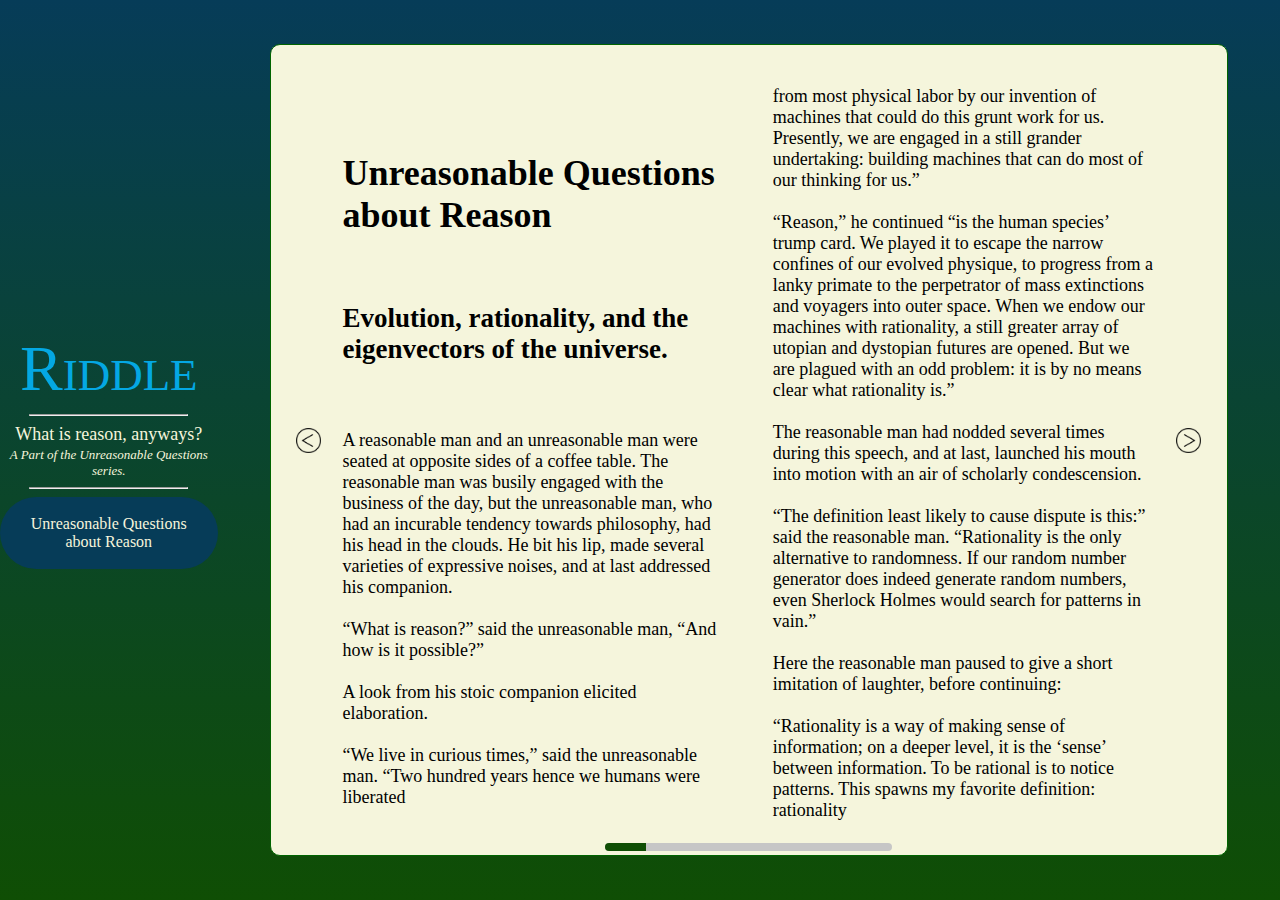
<file: blog/whatisreason.html>
<!DOCTYPE html>
<!--Icons made by "https://www.flaticon.com/authors/smashicons" Smashicons from https://www.flaticon.com/.-->
<html lang="en">
	<head>
		<meta charset="utf-8"/>
		<title>Unreasonable Questions about Reason</title>
		<link rel="stylesheet" type="text/css" href="/support/reader.css">
		<script src="/support/reader.js"></script>
		<script>
			    var isMobile = {
			        Android: function() {
			            return navigator.userAgent.match(/Android/i);
			        },
			        BlackBerry: function() {
			            return navigator.userAgent.match(/BlackBerry/i);
			        },
			        iOS: function() {
			            return navigator.userAgent.match(/iPhone|iPod/i);
			        },
			        Opera: function() {
			            return navigator.userAgent.match(/Opera Mini/i);
			        },
			        Windows: function() {
			            return navigator.userAgent.match(/IEMobile/i);
			        },
			        any: function() {
			            return (isMobile.Android() || isMobile.BlackBerry() || isMobile.iOS() || isMobile.Opera() || isMobile.Windows());
			        }
			    };
			    if(isMobile.any()){
					var script = document.createElement('script');
					script.onload = function () {
					    console.log("Welcome, mobile users of the world. We're preparing the mobile site.")
					};
					script.src = '/support/mobile_reader.js';
					document.head.appendChild(script); 	
					
					var fileref = document.createElement("link");
					fileref.rel = "stylesheet";
					fileref.type = "text/css";
					fileref.href = "/support/mobile_style.css";
					document.getElementsByTagName("head")[0].appendChild(fileref)		    
					}
		</script>
	</head>
	<body onload="unleash_the_kraken()">
		<div id="world">
			<div id="tree">
				<!-- The Sidebar. This handy creature contains the article title, author, and the WhistlingTree logo, which acts as a link to 				the home page-->
			<div id="riddle" onclick="document.location='https://riddle.press'"> Riddle </div>				
<!-- -------------------------------------------------------------------------------------------------------------------------- -->
<!-- Remember to add the title and the author ----------------------------------------------------------------------------				 -->
				<hr>
				<div id='title_blob'>
					<div id="title">What is reason, anyways?</div> 
					<div id="author">A Part of the <i> Unreasonable Questions </i> series. </div>
				</div>
				<hr>
				
				
			</div>
			<div id="reader">
								
			</div>
			
			<!-- Full Content goes in the following div:-->
			<div id="FULL_CONTENT" style="display:none">
<!--
===========================================================================================================================================
--------------------------------------------------- FULL CONTENT GOES HERE! ---------------------------------------------------------------
-->
<h1>Unreasonable Questions about Reason</h1>

<h2>Evolution, rationality, and the eigenvectors of the universe.</h2>

<p>A reasonable man and an unreasonable man were seated at opposite sides of a coffee table. The reasonable man was busily engaged with the business of the day, but the unreasonable man, who had an incurable tendency towards philosophy, had his head in the clouds. He bit his lip, made several varieties of expressive noises, and at last addressed his companion.</p>

<p>“What is reason?” said the unreasonable man, “And how is it possible?”</p>

<p>A look from his stoic companion elicited elaboration.</p>

<p>“We live in curious times,” said the unreasonable man. “Two hundred years hence we humans were liberated from most physical labor by our invention of machines that could do this grunt work for us. Presently, we are engaged in a still grander undertaking: building machines that can do most of our thinking for us.”</p>

<p>“Reason,” he continued “is the human species’ trump card. We played it to escape the narrow confines of our evolved physique, to progress from a lanky primate to the perpetrator of mass extinctions and voyagers into outer space. When we endow our machines with rationality, a still greater array of utopian and dystopian futures are opened. But we are plagued with an odd problem: it is by no means clear what rationality is.”</p>

<p>The reasonable man had nodded several times during this speech, and at last, launched his mouth into motion with an air of scholarly condescension.</p>

<p>“The definition least likely to cause dispute is this:” said the reasonable man. “Rationality is the only alternative to randomness. If our random number generator does indeed generate random numbers, even Sherlock Holmes would search for patterns in vain.” </p>

<p>Here the reasonable man paused to give a short imitation of laughter, before continuing:</p>

<p>“Rationality is a way of making sense of information; on a deeper level, it is the ‘sense’ between information. To be rational is to notice patterns. This spawns my favorite definition: rationality is the ability to predict the future.”</p>

<p>To illustrate this point, the rational man produced a napkin and a pencil. “Given the beginning of this sequence,” said he, while sketching the numbers</p>

<p>1, 11, 21, 1211, 3112, 211213, 312213 …</p>

<p>“Given this, the intelligent rational agent can supply an infinite number of additional numbers. Given the position and momentum of every atom in the universe, the rational agent can (with the help of a supercomputer) prophecy everything that will ever happen<sup><a id="ffn1" href="#fn1" class="footnote">1</a></sup>.”</p>

<p>This seemed to be a perfectly operable definition, but our unreasonable inquisitor insisted upon asking further.</p>

<p>&quot;I see,” said the unreasonable man, “that there are patterns in the universe which repeat themselves through time. I understand that rationality enables us to spot them, and thus to predict the future. But <em>why</em> do all of these patterns exist in the first place? Why, in other words, is so much of our universe rational?&quot;</p>

<p>At this, the rational man shook his head slowly, and at length replied that the answer to <em>that</em> question was unclear and founded entirely upon potentially faulty speculation. But, if the unreasonable man really wanted to know (this he did), he would venture some thoughts on the subject. </p>

<p>“If rationality is indeed the ability to predict the future,” said the reasonable man, “we might gain some glimpse of its mechanism by studying the past, and observing how one era evolves into another.”</p>

<p>The unreasonable man assented that this seemed a reasonable course of proceeding.</p>

<p> “In so doing,” the reasonable man continued, “I believe we’ll find some notable connections between rationality, the process of evolution, and the creation and future of life itself. Let&#39;s start at the very beginning of the universe, in the immediate aftermath of the big bang.”</p>

<p>“We&#39;ll take for granted that the laws of physics (for some reason) exist, and act gently upon the sea of undifferentiated protons rapidly expanding into our current cosmos. This was to be the most random time in the history of the universe. No celestial objects persisted from one second to the next, but only amorphous, ever-shifting clouds of hydrogen. Like the static on an old television, all was in flux. Few patterns could be discovered, and few predictions could be made, without resorting to our friend with the supercomputer who tracks every atom in the universe. In information-theoretic terms,” said the reasonable man, with a slight twinge of his eyebrow, “this state carried the maximal amount of information. But slowly and surely, the steady forces of physics acted upon the amorphous matter, until something akin to the eigenvectors of physics took shape. Amorphous, ever-shifting matter never stays the same for long, so the ‘lifespan&#39; of larger structures of matter is extremely short. Gravity-condensed clouds of matter, however, are more stable. And if those clouds of matter further condense into stars, they become all the more stable. So it was that the matter in flux continued to shift form until it had reached a stable state, while the rocks in a stable state shifted no longer.”</p>

<p>“This might be illustrated by imagining a peculiar universe which exists only in the static of a television screen.” As he spoke, the reasonable man sat back in his chair and gestured towards a nearby television which was, as he pointed, inexplicably engulfed by static. “The &#39;physics’ of this universe are simple: every second, every color present in the screen turns randomly into another color, unless the color is black. Every black pixel stays black.”</p>

<p>The unreasonable man nodded to demonstrate comprehension.</p>

<p>“This peculiar universe will undergo a similar evolution to our own. At first, a wonderful variety of colors fills the screen, and changes completely every second. This is akin to our early clouds of protons, whose motions and arrangements were in complete flux. But as time progresses, more and more pixels happen to turn black, and once black, remain so until the end of time.”</p>

<p>As he spoke, the television appeared to be short-circuiting. Larger and larger swaths of the screen turned black, until this was the only color visible.</p>

<p>“Black,” said the reasonable man, “is what the mathematically minded would call the ‘eigenvector’ of this physics — the value which stays the same throughout time. As the amorphous protons coalesced into first clouds, and later stars, asteroids, and planets, they were assuming forms which allowed them to &#39;stay the same&#39; under the laws of physics.”</p>

<p>“Our universe is decidedly more complex than a television screen,” with another imitation chuckle, “but through these same processes, the eigenvectors of gravity came to dominate. The once chaotic, information-rich goo of amorphous protons evolved into ponderous arrangements of planets, stars, and galaxies, all tracing steady courses. In the beginning, predicting the future required an incredibly detailed knowledge of individual atoms. But now, the trajectories of the cosmos could be charted by astronomers with pen and paper. Our universe, in short, had become significantly more boring. Thank goodness this was only the first of its evolutions.”</p>

<p>“Which was the next?” inquired the unreasonable man.</p>

<p>“Why, the evolution of life,” replied the reasonable man. “I think you’ll find it very similar to the evolution of stars.” He continued:</p>

<p> “Fast-forwarding several billion years, we find that each of these newly hewn planets continues to witness chaotic dispersions of molecules on its surface. In one happy blue planet in particular, molecular arrangements were randomly forming and dissolving within a large, nutrient-rich ocean. Here, the same principle from before applies: most arrangements were scattered by the forces of physics, and only dense and hardy molecular arrangements (like rocks) stood any chance of persisting from one year to the next — until, that is, these molecules managed to produce fresh copies of themselves. This is the principle of life, the new ‘black’: the particularly complex macromolecule that performs the neat trick of self-replication will persist, while its inert cousins are soon to be swept apart. Within a few millennia, the oceans of Earth teemed with its first life.”</p>

<p>“Charming,” said the unreasonable man.</p>

<p> “It&#39;s notable,” replied his reasonable companion, “that although cyanobacteria and rocks both manage to persist through the eons, they do so quite differently. Any old rock is likely to be millions of years old because it is nearly indestructible. Its particular arrangement of matter has survived because it is largely immune to the weather of earth. A cyanobacterium specimen, on the other hand, is fragile and has a lifespan of hours. But by dint of its evolutionary brilliance, these fragile macromolecules have recreated the same arrangement for billions of years. Their genetic code has surpassed the physical realm, creating continuity not of any one structure, but of the blueprint. This second wave of evolution — genetic evolution — is the type of evolution we normally think of. Material evolution required billions of years to form the solar system we know; it was driven by ponderous and largely random forces. Genetic evolution, by contrast, shot a blazing burst of brilliance around Earth within a fourth of the time. Powered by the particular effectiveness of sexual reproduction, a vast number of species evolved to occupy all possible niches. Birds took to the skies. Anteaters took to ant hills. And one race of hominids took to extended vocalizations of a complexity which would ignite the third wave of evolution.”</p>

<p>The unreasonable man had settled into a skeptical countenance, so the reasonable man continued.</p>

<p>“Intelligence — by which I here mean ‘brains’ — had existed within life for some time. In limited quantity, it proved very useful to the reproduction of its species’ genes. But this localized intelligence had always faced a bottleneck. Any ideas conceived by one animal could only be passed to another to the extent allowable by miming and crude vocalizations. There could be no extended hunting strategy, no agricultural practices, certainly no stories. The mental sparks within one animal were consigned to perish with their originator. All of this changed with homo sapiens.”</p>

<p>“I don’t know about that,” said the unreasonable man. “I think very often sparks of ideas still die because no one bothered to listen.”</p>

<p>“That is true,” said the reasonable man, “but it’s all in accord with the survival of the fittest. Perhaps those ideas were not fit to survive.”</p>

<p>The reasonable man followed this judgment with an eyebrow raise of such magnitude that no response was possible, so he continued his narrative:</p>

<p>“With the language of early humans came the identical stroke of luck that enabled the genetic pattern of the first bacteria to break free from its physical limitations. Here was a lanky primate with unusually capable vocal cords and an unusually developed brain. As the body of shared expressions we call language grew, the brain was challenged to evolve further. For the first time, ideas could pass beyond their creators. Stories could take on a life of their own. The evolving genes of the human species were joined by an evolving corpus of knowledge, at first passed on verbally, and later housed by towering libraries and server farms. This corpus enabled humanity to surpass its own natural limits; to develop agriculture, and the practice of husbandry, metallurgy; crafts, arts, sciences — everything, in short, which <em>makes</em> us human, and everything which <em>prevents</em> us from being human.”</p>

<p>This last sentence struck the speaker as so eloquent that it must be written down.<sup><a id="ffn2" href="#fn2" class="footnote">2</a></sup> The reasonable man was thus occupied for some seconds during which the unreasonable man ventured an opinion.</p>

<p>&quot;I see, then,&quot; said the unreasonable man, &quot;that we&#39;ve had three waves of evolution: the material evolution that formed rocks, the genetic evolution that formed life, and that evolution of information that made modern society. But I fear that in all of this, the original question has been lost. What does rationality have to do with evolution and life?&quot;</p>

<p>The reasonable man gave his most genuine chuckle yet before responding.</p>

<p>“If,” said he “as we premised, rationality is the ability to predict the future, and our whirlwind tour of the past 13.8 billion years reveals that the future is architected by evolution, it should come as no surprise that rationality is a species of evolution. That anteater might have had to wait for several hundred years to develop the prerequisite snout for ant-eating, but a gorilla has only to use a stick. Humans might have had to wait millennia for our brains to enlarge. Instead, we&#39;ve found ways to build new brains (or, viewed differently, the human species’ parasitic body of knowledge has set about transferring itself to a better host).”</p>

<p>“So evolution is a kind of intelligence?”</p>

<p>“And intelligence is a kind of evolution,” responded the reasonable man. “They are both instances of rationality, though of varying strengths. They both guide whatever form of life employs them towards endurance through time — and this life could be a genetic code, a consciousness, or even a rock guided by gravity, if we are to define life as anything which persists successfully through time.”</p>

<p>The unreasonable man uttered a profound “Hmm.” </p>

<p>“Of course,” the reasonable man continued, “this tells us little about the actual machinery of rationality. Initial reproduction was evolution guided mostly by chance. Sexual reproduction upped the chances. Our neurons sketch a variety of interesting functions. Modern neural networks employ calculus to learn, suggesting that reason is, after all, math; varying approximations of the language of our universe, sketched in the heads of its occupants.”</p>

<p>The unreasonable man sat and contemplated this a while, and at last observed that it seemed a reasonable enough hypothesis. &quot;But,&quot; said he &quot;it raises many more questions than it answers.&quot;</p>

<p>&quot;Such as?&quot; prompted the reasonable man.</p>

<p>&quot;Well, if this is right, then it seems the universe has some bias towards intelligence, which I suppose is really the same as life. Why is that? And how is it that each successive evolution brings greater complexities of life and intelligence, when the theory of entropic heat death suggests that our ultimate fate lies within a uniform molecular soup? And is there a fourth wave of evolution? Are we in the midst of it now? Will it be conscious? What is consciousness?”</p>

<p>But the reasonable man, at this torrent of questions, gave only a small smile as he donned a pair of noise-canceling headphones and resumed the business of the day.</p>

<p>(Do you have potential answers? Riddle.Press invites submissions for its “Unreasonable Questions” series. Send ‘em to k(at)riddle.press.)</p>

<ol id="footnotes">
	<li id="fn1">Which escapes the baleful influence of quantum randomness, that is. <a href="#ffn1">&#x21A9;&#xFE0E;</a></li>
	<li id="fn2">Read Rousseau’s Second Discourse for the real eloquence on this fascinating problem of humanity and technology. <a href="#ffn2">&#x21A9;&#xFE0E;</a></li>
</ol>

<!--
===========================================================================================================================================
--------------------------------------------------- Thanks for writing for us. ------------------------------------------------------------
-->
			</div>
			<div id="STANDARD_PAGE" style="display:none;"> 
				<div id="pageNUM" style="display:none;" class="page" class="slide-in">
					<div class="page_content">
					<div class="button"  onclick="flip_back('NUM')"><img src="/support/left_arrow.png" alt="Left Arrow" draggable="false" style="width:25px;height:25px;"></div>
						<div class="lines" id="NUM_left">

						</div>
						<div class="spacer"></div>
						<div class="lines" id="NUM_right">
			
						</div>
					<div class="button" onclick="flip_forward('NUM')">
						<img src="/support/right_arrow.png" draggable="false" alt="Right Arrow" style="width:25px;height:25px;">
					</div>
					</div>
					<div class="status_blob"><div class="page_status" id="page_statusNUM" style="width:0%"></div></div>
				</div>
			</div>
			
		</div>
	</body>
</html>
<!--Icons made by "https://www.flaticon.com/authors/smashicons" Smashicons from https://www.flaticon.com/.
</file>
<file: orange/JSTUFF/Animation.css>
/*
…………………………………………………………………………………………………………………………………………………………………………………………………………………………………………………………………………………………………………………………………………………………………………………………………………………………………………………………………………………………………………………
We at errorschool are proud to use the following open-source animation sheet. Our many thanks to Justin Aguilar for making errorschools transitions possible, and pleasing the many young children who use it.
The following code is open-source and can be found at www.justinaguilar.com/animations/;
--ERROR---
∆∆∆∆∆∆∆∆∆∆∆∆∆∆∆∆∆∆∆∆∆∆∆∆∆∆∆∆∆∆∆∆∆∆∆∆∆∆∆∆∆∆∆∆∆∆∆∆∆∆∆∆∆∆∆∆∆∆∆∆∆∆∆∆∆∆∆∆∆∆∆∆∆∆∆∆∆∆∆∆∆∆∆∆∆∆∆∆∆∆∆∆∆∆∆∆∆∆∆∆∆∆∆∆∆∆∆∆∆∆∆∆∆∆∆∆∆∆∆∆∆∆∆∆∆∆∆∆∆∆∆∆∆∆∆∆∆∆∆∆∆∆∆∆∆∆∆∆∆∆∆∆∆∆∆∆∆∆∆∆∆∆∆∆∆∆∆∆∆∆∆∆∆∆∆∆∆∆∆∆∆∆∆∆∆∆
ππππππππππππππππππππππππππππππππππππππππππππππππππππerroronπππππππππππππππππππππππππππππππππππππππππππππππππππππππππππππππππππππππππππππππππππππππππππππππππππππππππππππππππππππππππππππππ
æææææææææææææææææææææææææææææææææææææææææææææææææææææææææææææææææææææææææææææææææææææææææææææææææææææææææææææææææææææææææææææææææææææææææææææææææææææææææææææææææææææææææææææææææææææææææææ

==============================================
CSS3 ANIMATION CHEAT SHEET
==============================================

Made by Justin Aguilar

www.justinaguilar.com/animations/

Questions, comments, concerns, love letters:
justin@justinaguilar.com
==============================================
*/

/*
==============================================
slideDown
==============================================
*/


.slideDown{
	animation-name: slideDown;
	-webkit-animation-name: slideDown;	

	animation-duration: 1s;	
	-webkit-animation-duration: 1s;

	animation-timing-function: ease;	
	-webkit-animation-timing-function: ease;	

	visibility: visible !important;						
}

@keyframes slideDown {
	0% {
		transform: translateY(-100%);
	}
	50%{
		transform: translateY(8%);
	}
	65%{
		transform: translateY(-4%);
	}
	80%{
		transform: translateY(4%);
	}
	95%{
		transform: translateY(-2%);
	}			
	100% {
		transform: translateY(0%);
	}		
}

@-webkit-keyframes slideDown {
	0% {
		-webkit-transform: translateY(-100%);
	}
	50%{
		-webkit-transform: translateY(8%);
	}
	65%{
		-webkit-transform: translateY(-4%);
	}
	80%{
		-webkit-transform: translateY(4%);
	}
	95%{
		-webkit-transform: translateY(-2%);
	}			
	100% {
		-webkit-transform: translateY(0%);
	}	
}

/*
==============================================
slideUp
==============================================
*/


.slideUp{
	animation-name: slideUp;
	-webkit-animation-name: slideUp;	

	animation-duration: 1s;	
	-webkit-animation-duration: 1s;

	animation-timing-function: ease;	
	-webkit-animation-timing-function: ease;

	visibility: visible !important;			
}

@keyframes slideUp {
	0% {
		transform: translateY(100%);
	}
	50%{
		transform: translateY(-8%);
	}
	65%{
		transform: translateY(4%);
	}
	80%{
		transform: translateY(-4%);
	}
	95%{
		transform: translateY(2%);
	}			
	100% {
		transform: translateY(0%);
	}	
}

@-webkit-keyframes slideUp {
	0% {
		-webkit-transform: translateY(100%);
	}
	50%{
		-webkit-transform: translateY(-8%);
	}
	65%{
		-webkit-transform: translateY(4%);
	}
	80%{
		-webkit-transform: translateY(-4%);
	}
	95%{
		-webkit-transform: translateY(2%);
	}			
	100% {
		-webkit-transform: translateY(0%);
	}	
}

/*
==============================================
slideLeft
==============================================
*/


.slideLeft{
	animation-name: slideLeft;
	-webkit-animation-name: slideLeft;	

	animation-duration: 1s;	
	-webkit-animation-duration: 1s;

	animation-timing-function: ease-in-out;	
	-webkit-animation-timing-function: ease-in-out;		

	visibility: visible !important;	
}

@keyframes slideLeft {
	0% {
		transform: translateX(150%);
	}
	50%{
		transform: translateX(-8%);
	}
	65%{
		transform: translateX(4%);
	}
	80%{
		transform: translateX(-4%);
	}
	95%{
		transform: translateX(2%);
	}			
	100% {
		transform: translateX(0%);
	}
}

@-webkit-keyframes slideLeft {
	0% {
		-webkit-transform: translateX(150%);
	}
	50%{
		-webkit-transform: translateX(-8%);
	}
	65%{
		-webkit-transform: translateX(4%);
	}
	80%{
		-webkit-transform: translateX(-4%);
	}
	95%{
		-webkit-transform: translateX(2%);
	}			
	100% {
		-webkit-transform: translateX(0%);
	}
}

/*
==============================================
slideRight
==============================================
*/


.slideRight{
	animation-name: slideRight;
	-webkit-animation-name: slideRight;	

	animation-duration: 1s;	
	-webkit-animation-duration: 1s;

	animation-timing-function: ease-in-out;	
	-webkit-animation-timing-function: ease-in-out;		

	visibility: visible !important;	
}

@keyframes slideRight {
	0% {
		transform: translateX(-150%);
	}
	50%{
		transform: translateX(8%);
	}
	65%{
		transform: translateX(-4%);
	}
	80%{
		transform: translateX(4%);
	}
	95%{
		transform: translateX(-2%);
	}			
	100% {
		transform: translateX(0%);
	}	
}

@-webkit-keyframes slideRight {
	0% {
		-webkit-transform: translateX(-150%);
	}
	50%{
		-webkit-transform: translateX(8%);
	}
	65%{
		-webkit-transform: translateX(-4%);
	}
	80%{
		-webkit-transform: translateX(4%);
	}
	95%{
		-webkit-transform: translateX(-2%);
	}			
	100% {
		-webkit-transform: translateX(0%);
	}
}

/*
==============================================
slideExpandUp
==============================================
*/


.slideExpandUp{
	animation-name: slideExpandUp;
	-webkit-animation-name: slideExpandUp;	

	animation-duration: 1.6s;	
	-webkit-animation-duration: 1.6s;

	animation-timing-function: ease-out;	
	-webkit-animation-timing-function: ease -out;

	visibility: visible !important;	
}

@keyframes slideExpandUp {
	0% {
		transform: translateY(100%) scaleX(0.5);
	}
	30%{
		transform: translateY(-8%) scaleX(0.5);
	}	
	40%{
		transform: translateY(2%) scaleX(0.5);
	}
	50%{
		transform: translateY(0%) scaleX(1.1);
	}
	60%{
		transform: translateY(0%) scaleX(0.9);		
	}
	70% {
		transform: translateY(0%) scaleX(1.05);
	}			
	80%{
		transform: translateY(0%) scaleX(0.95);		
	}
	90% {
		transform: translateY(0%) scaleX(1.02);
	}	
	100%{
		transform: translateY(0%) scaleX(1);		
	}
}

@-webkit-keyframes slideExpandUp {
	0% {
		-webkit-transform: translateY(100%) scaleX(0.5);
	}
	30%{
		-webkit-transform: translateY(-8%) scaleX(0.5);
	}	
	40%{
		-webkit-transform: translateY(2%) scaleX(0.5);
	}
	50%{
		-webkit-transform: translateY(0%) scaleX(1.1);
	}
	60%{
		-webkit-transform: translateY(0%) scaleX(0.9);		
	}
	70% {
		-webkit-transform: translateY(0%) scaleX(1.05);
	}			
	80%{
		-webkit-transform: translateY(0%) scaleX(0.95);		
	}
	90% {
		-webkit-transform: translateY(0%) scaleX(1.02);
	}	
	100%{
		-webkit-transform: translateY(0%) scaleX(1);		
	}
}

/*
==============================================
expandUp
==============================================
*/


.expandUp{
	animation-name: expandUp;
	-webkit-animation-name: expandUp;	

	animation-duration: 0.7s;	
	-webkit-animation-duration: 0.7s;

	animation-timing-function: ease;	
	-webkit-animation-timing-function: ease;		

	visibility: visible !important;	
}

@keyframes expandUp {
	0% {
		transform: translateY(100%) scale(0.6) scaleY(0.5);
	}
	60%{
		transform: translateY(-7%) scaleY(1.12);
	}
	75%{
		transform: translateY(3%);
	}	
	100% {
		transform: translateY(0%) scale(1) scaleY(1);
	}	
}

@-webkit-keyframes expandUp {
	0% {
		-webkit-transform: translateY(100%) scale(0.6) scaleY(0.5);
	}
	60%{
		-webkit-transform: translateY(-7%) scaleY(1.12);
	}
	75%{
		-webkit-transform: translateY(3%);
	}	
	100% {
		-webkit-transform: translateY(0%) scale(1) scaleY(1);
	}	
}

/*
==============================================
fadeIn
==============================================
*/

.fadeIn{
	animation-name: fadeIn;
	-webkit-animation-name: fadeIn;	

	animation-duration: 1.5s;	
	-webkit-animation-duration: 1.5s;

	animation-timing-function: ease-in-out;	
	-webkit-animation-timing-function: ease-in-out;		

	visibility: visible !important;	
}

@keyframes fadeIn {
	0% {
		transform: scale(0);
		opacity: 0.0;		
	}
	60% {
		transform: scale(1.1);	
	}
	80% {
		transform: scale(0.9);
		opacity: 1;	
	}	
	100% {
		transform: scale(1);
		opacity: 1;	
	}		
}

@-webkit-keyframes fadeIn {
	0% {
		-webkit-transform: scale(0);
		opacity: 0.0;		
	}
	60% {
		-webkit-transform: scale(1.1);
	}
	80% {
		-webkit-transform: scale(0.9);
		opacity: 1;	
	}	
	100% {
		-webkit-transform: scale(1);
		opacity: 1;	
	}		
}

/*
==============================================
expandOpen
==============================================
*/


.expandOpen{
	animation-name: expandOpen;
	-webkit-animation-name: expandOpen;	

	animation-duration: 1.2s;	
	-webkit-animation-duration: 1.2s;

	animation-timing-function: ease-out;	
	-webkit-animation-timing-function: ease-out;	

	visibility: visible !important;	
}

@keyframes expandOpen {
	0% {
		transform: scale(1.8);		
	}
	50% {
		transform: scale(0.95);
	}	
	80% {
		transform: scale(1.05);
	}
	90% {
		transform: scale(0.98);
	}	
	100% {
		transform: scale(1);
	}			
}

@-webkit-keyframes expandOpen {
	0% {
		-webkit-transform: scale(1.8);		
	}
	50% {
		-webkit-transform: scale(0.95);
	}	
	80% {
		-webkit-transform: scale(1.05);
	}
	90% {
		-webkit-transform: scale(0.98);
	}	
	100% {
		-webkit-transform: scale(1);
	}					
}

/*
==============================================
bigEntrance
==============================================
*/


.bigEntrance{
	animation-name: bigEntrance;
	-webkit-animation-name: bigEntrance;	

	animation-duration: 1.6s;	
	-webkit-animation-duration: 1.6s;

	animation-timing-function: ease-out;	
	-webkit-animation-timing-function: ease-out;	

	visibility: visible !important;			
}

@keyframes bigEntrance {
	0% {
		transform: scale(0.3) rotate(6deg) translateX(-30%) translateY(30%);
		opacity: 0.2;
	}
	30% {
		transform: scale(1.03) rotate(-2deg) translateX(2%) translateY(-2%);		
		opacity: 1;
	}
	45% {
		transform: scale(0.98) rotate(1deg) translateX(0%) translateY(0%);
		opacity: 1;
	}
	60% {
		transform: scale(1.01) rotate(-1deg) translateX(0%) translateY(0%);		
		opacity: 1;
	}	
	75% {
		transform: scale(0.99) rotate(1deg) translateX(0%) translateY(0%);
		opacity: 1;
	}
	90% {
		transform: scale(1.01) rotate(0deg) translateX(0%) translateY(0%);		
		opacity: 1;
	}	
	100% {
		transform: scale(1) rotate(0deg) translateX(0%) translateY(0%);
		opacity: 1;
	}		
}

@-webkit-keyframes bigEntrance {
	0% {
		-webkit-transform: scale(0.3) rotate(6deg) translateX(-30%) translateY(30%);
		opacity: 0.2;
	}
	30% {
		-webkit-transform: scale(1.03) rotate(-2deg) translateX(2%) translateY(-2%);		
		opacity: 1;
	}
	45% {
		-webkit-transform: scale(0.98) rotate(1deg) translateX(0%) translateY(0%);
		opacity: 1;
	}
	60% {
		-webkit-transform: scale(1.01) rotate(-1deg) translateX(0%) translateY(0%);		
		opacity: 1;
	}	
	75% {
		-webkit-transform: scale(0.99) rotate(1deg) translateX(0%) translateY(0%);
		opacity: 1;
	}
	90% {
		-webkit-transform: scale(1.01) rotate(0deg) translateX(0%) translateY(0%);		
		opacity: 1;
	}	
	100% {
		-webkit-transform: scale(1) rotate(0deg) translateX(0%) translateY(0%);
		opacity: 1;
	}				
}

/*
==============================================
hatch
==============================================
*/

.hatch{
	animation-name: hatch;
	-webkit-animation-name: hatch;	

	animation-duration: 2s;	
	-webkit-animation-duration: 2s;

	animation-timing-function: ease-in-out;	
	-webkit-animation-timing-function: ease-in-out;

	transform-origin: 50% 100%;
	-ms-transform-origin: 50% 100%;
	-webkit-transform-origin: 50% 100%; 

	visibility: visible !important;		
}

@keyframes hatch {
	0% {
		transform: rotate(0deg) scaleY(0.6);
	}
	20% {
		transform: rotate(-2deg) scaleY(1.05);
	}
	35% {
		transform: rotate(2deg) scaleY(1);
	}
	50% {
		transform: rotate(-2deg);
	}	
	65% {
		transform: rotate(1deg);
	}	
	80% {
		transform: rotate(-1deg);
	}		
	100% {
		transform: rotate(0deg);
	}									
}

@-webkit-keyframes hatch {
	0% {
		-webkit-transform: rotate(0deg) scaleY(0.6);
	}
	20% {
		-webkit-transform: rotate(-2deg) scaleY(1.05);
	}
	35% {
		-webkit-transform: rotate(2deg) scaleY(1);
	}
	50% {
		-webkit-transform: rotate(-2deg);
	}	
	65% {
		-webkit-transform: rotate(1deg);
	}	
	80% {
		-webkit-transform: rotate(-1deg);
	}		
	100% {
		-webkit-transform: rotate(0deg);
	}		
}


/*
==============================================
bounce
==============================================
*/


.bounce{
	animation-name: bounce;
	-webkit-animation-name: bounce;	

	animation-duration: 1.6s;	
	-webkit-animation-duration: 1.6s;

	animation-timing-function: ease;	
	-webkit-animation-timing-function: ease;	
	
	transform-origin: 50% 100%;
	-ms-transform-origin: 50% 100%;
	-webkit-transform-origin: 50% 100%; 	
}

@keyframes bounce {
	0% {
		transform: translateY(0%) scaleY(0.6);
	}
	60%{
		transform: translateY(-100%) scaleY(1.1);
	}
	70%{
		transform: translateY(0%) scaleY(0.95) scaleX(1.05);
	}
	80%{
		transform: translateY(0%) scaleY(1.05) scaleX(1);
	}	
	90%{
		transform: translateY(0%) scaleY(0.95) scaleX(1);
	}				
	100%{
		transform: translateY(0%) scaleY(1) scaleX(1);
	}	
}

@-webkit-keyframes bounce {
	0% {
		-webkit-transform: translateY(0%) scaleY(0.6);
	}
	60%{
		-webkit-transform: translateY(-100%) scaleY(1.1);
	}
	70%{
		-webkit-transform: translateY(0%) scaleY(0.95) scaleX(1.05);
	}
	80%{
		-webkit-transform: translateY(0%) scaleY(1.05) scaleX(1);
	}	
	90%{
		-webkit-transform: translateY(0%) scaleY(0.95) scaleX(1);
	}				
	100%{
		-webkit-transform: translateY(0%) scaleY(1) scaleX(1);
	}		
}


/*
==============================================
pulse
==============================================
*/

.pulse{
	animation-name: pulse;
	-webkit-animation-name: pulse;	

	animation-duration: 1.5s;	
	-webkit-animation-duration: 1.5s;

	animation-iteration-count: infinite;
	-webkit-animation-iteration-count: infinite;
}

@keyframes pulse {
	0% {
		transform: scale(0.9);
		opacity: 0.7;		
	}
	50% {
		transform: scale(1);
		opacity: 1;	
	}	
	100% {
		transform: scale(0.9);
		opacity: 0.7;	
	}			
}

@-webkit-keyframes pulse {
	0% {
		-webkit-transform: scale(0.95);
		opacity: 0.7;		
	}
	50% {
		-webkit-transform: scale(1);
		opacity: 1;	
	}	
	100% {
		-webkit-transform: scale(0.95);
		opacity: 0.7;	
	}			
}

/*
==============================================
floating
==============================================
*/

.floating{
	animation-name: floating;
	-webkit-animation-name: floating;

	animation-duration: 1.5s;	
	-webkit-animation-duration: 1.5s;

	animation-iteration-count: infinite;
	-webkit-animation-iteration-count: infinite;
}

@keyframes floating {
	0% {
		transform: translateY(0%);	
	}
	50% {
		transform: translateY(8%);	
	}	
	100% {
		transform: translateY(0%);
	}			
}

@-webkit-keyframes floating {
	0% {
		-webkit-transform: translateY(0%);	
	}
	50% {
		-webkit-transform: translateY(8%);	
	}	
	100% {
		-webkit-transform: translateY(0%);
	}			
}

/*
==============================================
tossing
==============================================
*/

.tossing{
	animation-name: tossing;
	-webkit-animation-name: tossing;	

	animation-duration: 2.5s;	
	-webkit-animation-duration: 2.5s;

	animation-iteration-count: infinite;
	-webkit-animation-iteration-count: infinite;
}

@keyframes tossing {
	0% {
		transform: rotate(-4deg);	
	}
	50% {
		transform: rotate(4deg);
	}
	100% {
		transform: rotate(-4deg);	
	}						
}

@-webkit-keyframes tossing {
	0% {
		-webkit-transform: rotate(-4deg);	
	}
	50% {
		-webkit-transform: rotate(4deg);
	}
	100% {
		-webkit-transform: rotate(-4deg);	
	}				
}

/*
==============================================
pullUp
==============================================
*/

.pullUp{
	animation-name: pullUp;
	-webkit-animation-name: pullUp;	

	animation-duration: 1.1s;	
	-webkit-animation-duration: 1.1s;

	animation-timing-function: ease-out;	
	-webkit-animation-timing-function: ease-out;	

	transform-origin: 50% 100%;
	-ms-transform-origin: 50% 100%;
	-webkit-transform-origin: 50% 100%; 		
}

@keyframes pullUp {
	0% {
		transform: scaleY(0.1);
	}
	40% {
		transform: scaleY(1.02);
	}
	60% {
		transform: scaleY(0.98);
	}
	80% {
		transform: scaleY(1.01);
	}
	100% {
		transform: scaleY(0.98);
	}				
	80% {
		transform: scaleY(1.01);
	}
	100% {
		transform: scaleY(1);
	}							
}

@-webkit-keyframes pullUp {
	0% {
		-webkit-transform: scaleY(0.1);
	}
	40% {
		-webkit-transform: scaleY(1.02);
	}
	60% {
		-webkit-transform: scaleY(0.98);
	}
	80% {
		-webkit-transform: scaleY(1.01);
	}
	100% {
		-webkit-transform: scaleY(0.98);
	}				
	80% {
		-webkit-transform: scaleY(1.01);
	}
	100% {
		-webkit-transform: scaleY(1);
	}		
}

/*
==============================================
pullDown
==============================================
*/

.pullDown{
	animation-name: pullDown;
	-webkit-animation-name: pullDown;	

	animation-duration: 1.1s;	
	-webkit-animation-duration: 1.1s;

	animation-timing-function: ease-out;	
	-webkit-animation-timing-function: ease-out;	

	transform-origin: 50% 0%;
	-ms-transform-origin: 50% 0%;
	-webkit-transform-origin: 50% 0%; 		
}

@keyframes pullDown {
	0% {
		transform: scaleY(0.1);
	}
	40% {
		transform: scaleY(1.02);
	}
	60% {
		transform: scaleY(0.98);
	}
	80% {
		transform: scaleY(1.01);
	}
	100% {
		transform: scaleY(0.98);
	}				
	80% {
		transform: scaleY(1.01);
	}
	100% {
		transform: scaleY(1);
	}							
}

@-webkit-keyframes pullDown {
	0% {
		-webkit-transform: scaleY(0.1);
	}
	40% {
		-webkit-transform: scaleY(1.02);
	}
	60% {
		-webkit-transform: scaleY(0.98);
	}
	80% {
		-webkit-transform: scaleY(1.01);
	}
	100% {
		-webkit-transform: scaleY(0.98);
	}				
	80% {
		-webkit-transform: scaleY(1.01);
	}
	100% {
		-webkit-transform: scaleY(1);
	}		
}

/*
==============================================
stretchLeft
==============================================
*/

.stretchLeft{
	animation-name: stretchLeft;
	-webkit-animation-name: stretchLeft;	

	animation-duration: 1.5s;	
	-webkit-animation-duration: 1.5s;

	animation-timing-function: ease-out;	
	-webkit-animation-timing-function: ease-out;	

	transform-origin: 100% 0%;
	-ms-transform-origin: 100% 0%;
	-webkit-transform-origin: 100% 0%; 
}

@keyframes stretchLeft {
	0% {
		transform: scaleX(0.3);
	}
	40% {
		transform: scaleX(1.02);
	}
	60% {
		transform: scaleX(0.98);
	}
	80% {
		transform: scaleX(1.01);
	}
	100% {
		transform: scaleX(0.98);
	}				
	80% {
		transform: scaleX(1.01);
	}
	100% {
		transform: scaleX(1);
	}							
}

@-webkit-keyframes stretchLeft {
	0% {
		-webkit-transform: scaleX(0.3);
	}
	40% {
		-webkit-transform: scaleX(1.02);
	}
	60% {
		-webkit-transform: scaleX(0.98);
	}
	80% {
		-webkit-transform: scaleX(1.01);
	}
	100% {
		-webkit-transform: scaleX(0.98);
	}				
	80% {
		-webkit-transform: scaleX(1.01);
	}
	100% {
		-webkit-transform: scaleX(1);
	}		
}

/*
==============================================
stretchRight
==============================================
*/

.stretchRight{
	animation-name: stretchRight;
	-webkit-animation-name: stretchRight;	

	animation-duration: 1.5s;	
	-webkit-animation-duration: 1.5s;

	animation-timing-function: ease-out;	
	-webkit-animation-timing-function: ease-out;	

	transform-origin: 0% 0%;
	-ms-transform-origin: 0% 0%;
	-webkit-transform-origin: 0% 0%; 		
}

@keyframes stretchRight {
	0% {
		transform: scaleX(0.3);
	}
	40% {
		transform: scaleX(1.02);
	}
	60% {
		transform: scaleX(0.98);
	}
	80% {
		transform: scaleX(1.01);
	}
	100% {
		transform: scaleX(0.98);
	}				
	80% {
		transform: scaleX(1.01);
	}
	100% {
		transform: scaleX(1);
	}							
}

@-webkit-keyframes stretchRight {
	0% {
		-webkit-transform: scaleX(0.3);
	}
	40% {
		-webkit-transform: scaleX(1.02);
	}
	60% {
		-webkit-transform: scaleX(0.98);
	}
	80% {
		-webkit-transform: scaleX(1.01);
	}
	100% {
		-webkit-transform: scaleX(0.98);
	}				
	80% {
		-webkit-transform: scaleX(1.01);
	}
	100% {
		-webkit-transform: scaleX(1);
	}		
}
</file>
<file: support/reader.css>
body{
	background: #ffffff;
	display: flex;
	flex-direction: row;
	padding: 0;
	margin: 0;
	overflow: hidden;
	animation: fade-in ease 3s;
    animation-iteration-count: 1; 
    animation-fill-mode: forwards; 
}
#world{
	width:100vw;
	height: 100vh;
	display: flex;
	flex-direction: row;
	background:-webkit-linear-gradient(#063c58 0%, #0f4e04 100%);
	padding: 0;
	margin: 0;
}
#tree{
	width: 17vw;
	height: auto;
	background: transparent;
/* 				background: white; */
	padding: 0;
	margin: 0;
	color: beige;
	display: flex;
	flex-direction: column;
	justify-content: center;
	align-content: center;
	text-align: center;
}
::selection {
  background: #ebd80b; /* WebKit/Blink Browsers */
}
::-moz-selection {
  background: #ebd80b; /* Gecko Browsers */
}
#title{
	font-size: large;
/* 	color: #18a713; */
}
#author{
	font-size: small;
	font-style: italic;
/* 	color: #14c80e; */
	margin:2px 2px 0px 2px;
}
.chapter{
	padding:2vh;
	width: auto;
	border-radius: 45px;
}
#reader{
	width: 83vw;
	height: 100vh;
	background: -webkit-linear-gradient(#063c58 0%, #0f4e04 100%);
	padding: 0;
	margin: 0;
	display: flex;
	flex-direction: row;
	justify-content: center;
	align-items: center;
	overflow: hidden;
	overflow-y: scroll;
    scrollbar-width: none; /* Firefox */
    -ms-overflow-style: none;  /* Internet Explorer 10+ */	
}
#reader::-webkit-scrollbar { /* WebKit */
    width: 0;
    height: 0;
}

.page{
	flex-basis: 90%;
	background:beige;
	width: 90%;
	height: 90vh;
	display: flex;
	flex-direction: column;
	justify-content: center;
	align-items: center;
	border-radius: 10px;
	border: 1px solid #006400;
	font-family: serif;
	font-size: large;
	overflow-y: scroll;
    scrollbar-width: none; /* Firefox */
    -ms-overflow-style: none;  /* Internet Explorer 10+ */
	}
.page::-webkit-scrollbar { /* WebKit */
    width: 0;
    height: 0;
}
.page_content{
	width:100%;
	height:98%;
	display:flex;
	flex-direction: row;
	justify-content: center;
	align-items: center;
	overflow: scroll;

}
.status_blob{
	width: 30%;
	height: 1%;
	background:#c6c6c6;
	align-content: left;
	margin: 3px;
	border-radius: 15px;
	overflow: hidden;
	
}
.page_status{
	width: 80%;
	height: 100%;
	background: #0f4e04;
}
.current_section{
	background: #063c58;
}
.button{
	flex-basis: 5%;
	text-align: center;
	margin: 1%;
}
.spacer{
	flex-basis: 5%;
}
.lines{
	height: 90%;
	flex-basis: 40%;
}
hr{
	width: 72%;
	color: beige;
	background-color:beige;
}
#riddle{
	font-size: 5vw;
	font-variant:small-caps;
	color: #04a8e3;
	
}
#bibliography{
	background-color: #a1a1a1;
	margin: 3vh;
}
			
@keyframes fade-in { 
    0% { 
        opacity: 0; 
    } 
    100% { 
        opacity: 1; 
     } 
} 
			
@-webkit-keyframes fade-in { 
    0% { 
        opacity: 0; 
    } 
    100% { 
        opacity: 1; 
     } 
} 
@keyframes fade-out { 
    0% { 
        opacity: 1; 
    } 
    100% { 
        opacity: 0; 
     } 
} 
			
@-webkit-keyframes fade-out { 
    0% { 
        opacity: 1; 
    } 
    100% { 
        opacity: 0; 
     } 
} 
@keyframes slide-in {
    100% { transform: translateX(0%); }
}

@-webkit-keyframes slide-in {
    100% { -webkit-transform: translateX(0%); }
}
    
@keyframes slide-left-out {
    0% { -webkit-transform: translateX(0%); }
    100% { -webkit-transform: translateX(-110%); }
}
@-webkit-keyframes slide-left-out {
    0% { -webkit-transform: translateX(0%); }
    100% { -webkit-transform: translateX(-110%); }
}

@keyframes slide-left-in {
    0% { -webkit-transform: translateX(110%); }
    100% { -webkit-transform: translateX(0%); }
}
@-webkit-keyframes slide-left-in {
    0% { -webkit-transform: translateX(110%); }
    100% { -webkit-transform: translateX(0%); }
}

@keyframes slide-right-out {
    0% { -webkit-transform: translateX(0%); }
    100% { -webkit-transform: translateX(110%); }
}
@-webkit-keyframes slide-right-out {
    0% { -webkit-transform: translateX(0%); }
    100% { -webkit-transform: translateX(110%); }
}

@keyframes slide-right-in {
    0% { -webkit-transform: translateX(-110%); }
    100% { -webkit-transform: translateX(0%); }
}
@-webkit-keyframes slide-right-in {
    0% { -webkit-transform: translateX(-110%); }
    100% { -webkit-transform: translateX(0%); }
}
</file>
